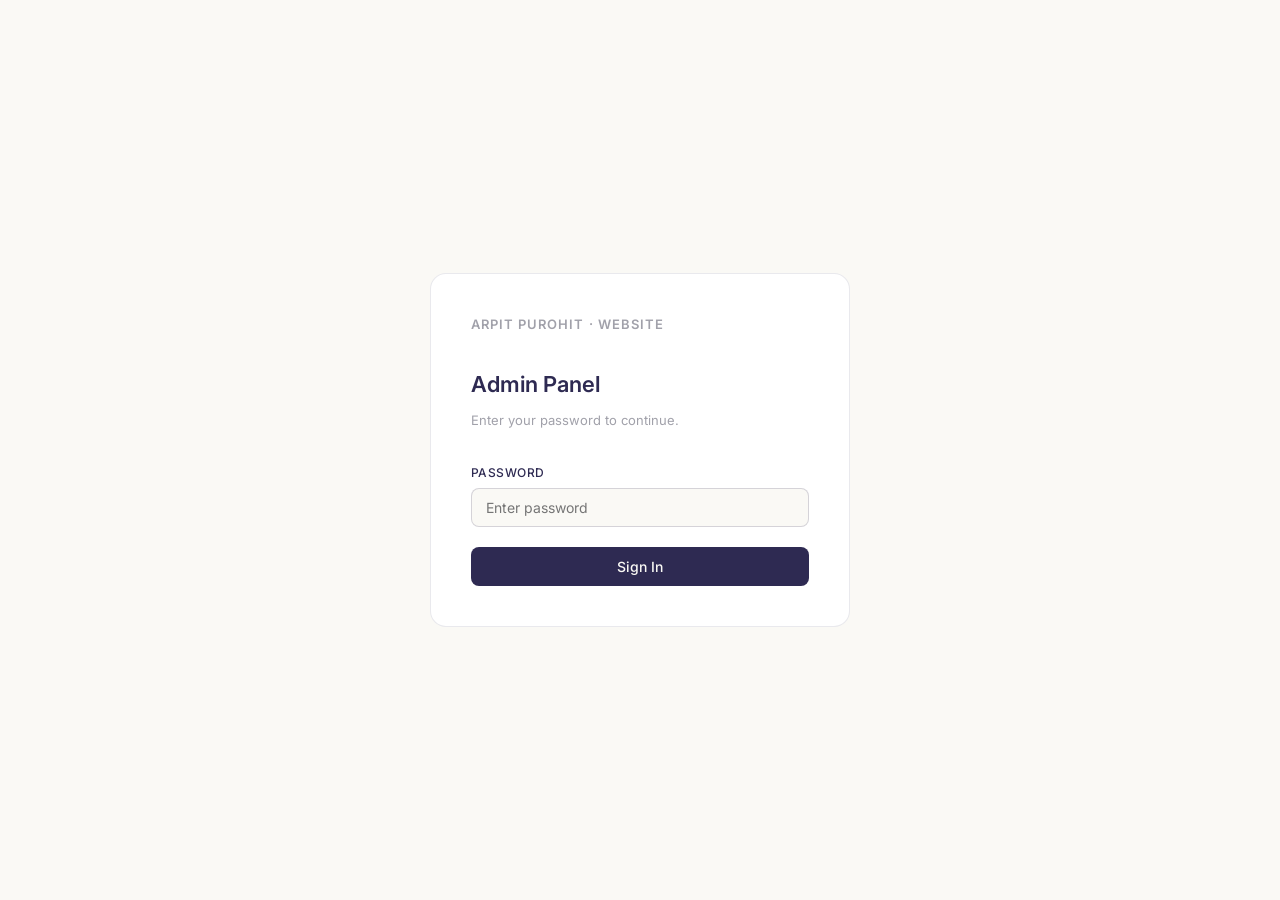
<file: admin.html>
<!DOCTYPE html>
<html lang="en">
<head>
  <meta charset="UTF-8"/>
  <meta name="viewport" content="width=device-width, initial-scale=1.0"/>
  <title>Admin — Arpit Purohit</title>
  <link rel="preconnect" href="https://fonts.googleapis.com">
  <link rel="preconnect" href="https://fonts.gstatic.com" crossorigin>
  <link href="https://fonts.googleapis.com/css2?family=Inter:wght@400;500;600&display=swap" rel="stylesheet">
  <style>
    *, *::before, *::after { margin: 0; padding: 0; box-sizing: border-box; }
    :root {
      --deep-violet:  #2E2A52;
      --dusty-violet: #8175DB;
      --lilac-mist:   #E8E5F9;
      --cream:        #FAF9F5;
      --stone:        #3F3F46;
      --mist-gray:    #A1A1AA;
      --red:          #DC2626;
      --green:        #16A34A;
      --max-w:        680px;
      --pad:          clamp(20px, 5vw, 48px);
    }
    html { scroll-behavior: smooth; }
    body {
      background: var(--cream);
      color: var(--stone);
      font-family: 'Inter', sans-serif;
      font-size: 15px;
      line-height: 1.6;
      -webkit-font-smoothing: antialiased;
      min-height: 100vh;
    }

    /* ── LOGIN SCREEN ── */
    #loginScreen {
      min-height: 100vh;
      display: flex; align-items: center; justify-content: center;
      padding: 32px var(--pad);
    }
    .login-box {
      width: 100%; max-width: 420px;
      background: white;
      border: 1px solid rgba(46,42,82,0.1);
      border-radius: 16px;
      padding: 40px;
    }
    .login-logo {
      font-family: 'Inter', sans-serif;
      font-size: 13px; font-weight: 600;
      color: var(--mist-gray);
      letter-spacing: 0.08em;
      text-transform: uppercase;
      margin-bottom: 32px;
    }
    .login-title {
      font-size: 22px; font-weight: 600;
      color: var(--deep-violet);
      margin-bottom: 8px;
    }
    .login-sub {
      font-size: 13px; color: var(--mist-gray);
      margin-bottom: 32px;
    }

    /* ── FORM ELEMENTS ── */
    .field { margin-bottom: 20px; }
    label {
      display: block;
      font-size: 12px; font-weight: 500;
      color: var(--deep-violet);
      letter-spacing: 0.04em;
      text-transform: uppercase;
      margin-bottom: 6px;
    }
    input[type=text], input[type=password], input[type=date],
    textarea, select {
      width: 100%;
      font-family: 'Inter', sans-serif;
      font-size: 14px;
      color: var(--stone);
      background: var(--cream);
      border: 1px solid rgba(46,42,82,0.18);
      border-radius: 8px;
      padding: 10px 14px;
      outline: none;
      transition: border-color 0.2s;
      appearance: none;
    }
    input[type=text]:focus, input[type=password]:focus,
    input[type=date]:focus, textarea:focus, select:focus {
      border-color: var(--dusty-violet);
    }
    textarea { resize: vertical; min-height: 120px; line-height: 1.6; }
    .hint { font-size: 11px; color: var(--mist-gray); margin-top: 4px; }

    /* ── BUTTONS ── */
    .btn {
      font-family: 'Inter', sans-serif;
      font-size: 14px; font-weight: 500;
      border: none; border-radius: 8px;
      padding: 11px 24px;
      cursor: pointer;
      transition: opacity 0.2s, transform 0.1s;
      display: inline-flex; align-items: center; gap: 8px;
    }
    .btn:active { transform: scale(0.98); }
    .btn-primary {
      background: var(--deep-violet); color: var(--cream);
      width: 100%;
      justify-content: center;
    }
    .btn-primary:hover { opacity: 0.88; }
    .btn-primary:disabled { opacity: 0.45; cursor: not-allowed; transform: none; }
    .btn-danger { background: #FEE2E2; color: var(--red); font-size: 13px; }
    .btn-danger:hover { background: #FCA5A5; }
    .btn-sm { padding: 7px 14px; font-size: 13px; }

    /* ── ADMIN LAYOUT ── */
    #adminScreen { display: none; }
    .admin-header {
      background: white;
      border-bottom: 1px solid rgba(46,42,82,0.1);
      padding: 0 var(--pad);
      position: sticky; top: 0; z-index: 50;
    }
    .admin-header-inner {
      max-width: calc(var(--max-w) + 200px);
      margin: 0 auto;
      height: 52px;
      display: flex; align-items: center; justify-content: space-between;
    }
    .admin-brand {
      font-size: 13px; font-weight: 600;
      color: var(--deep-violet);
      letter-spacing: 0.05em;
      text-transform: uppercase;
    }
    .admin-user {
      display: flex; align-items: center; gap: 12px;
      font-size: 13px; color: var(--mist-gray);
    }

    .admin-body {
      max-width: calc(var(--max-w) + 200px);
      margin: 0 auto;
      padding: 40px var(--pad);
      display: grid;
      grid-template-columns: 1fr 280px;
      gap: 32px;
      align-items: start;
    }
    @media (max-width: 720px) {
      .admin-body { grid-template-columns: 1fr; }
    }

    .form-card {
      background: white;
      border: 1px solid rgba(46,42,82,0.1);
      border-radius: 16px;
      padding: 32px;
    }
    .form-title {
      font-size: 18px; font-weight: 600;
      color: var(--deep-violet);
      margin-bottom: 24px;
      padding-bottom: 16px;
      border-bottom: 1px solid rgba(46,42,82,0.08);
    }
    .form-row { display: grid; grid-template-columns: 1fr 1fr; gap: 16px; }
    @media (max-width: 560px) { .form-row { grid-template-columns: 1fr; } }

    /* ── SIDEBAR ── */
    .sidebar { display: flex; flex-direction: column; gap: 16px; }
    .side-card {
      background: white;
      border: 1px solid rgba(46,42,82,0.1);
      border-radius: 16px;
      padding: 24px;
    }
    .side-title {
      font-size: 13px; font-weight: 600;
      color: var(--deep-violet);
      letter-spacing: 0.04em;
      text-transform: uppercase;
      margin-bottom: 16px;
    }

    /* ── STATUS ── */
    #statusBox {
      border-radius: 8px;
      padding: 12px 16px;
      font-size: 13px;
      display: none;
      margin-top: 20px;
    }
    #statusBox.success { background: #DCFCE7; color: var(--green); display: block; }
    #statusBox.error   { background: #FEE2E2; color: var(--red);   display: block; }
    #statusBox.loading { background: var(--lilac-mist); color: var(--dusty-violet); display: block; }

    /* ── POST COUNT ── */
    .stat { text-align: center; padding: 12px; }
    .stat-num { font-size: 28px; font-weight: 600; color: var(--deep-violet); }
    .stat-label { font-size: 12px; color: var(--mist-gray); margin-top: 2px; }

    /* ── RECENT POSTS LIST ── */
    .recent-list { list-style: none; }
    .recent-list li {
      font-size: 12px; color: var(--stone);
      padding: 6px 0;
      border-bottom: 1px solid rgba(46,42,82,0.06);
      line-height: 1.4;
    }
    .recent-list li:last-child { border-bottom: none; }
    .recent-date { color: var(--mist-gray); font-size: 11px; }

    /* ── TOKEN SETUP ── */
    .token-row { display: flex; gap: 8px; }
    .token-row input { flex: 1; font-family: monospace; font-size: 12px; }
    #tokenStatus { font-size: 11px; margin-top: 6px; }
    #tokenStatus.ok  { color: var(--green); }
    #tokenStatus.bad { color: var(--red); }

    /* ── SPINNER ── */
    .spinner {
      width: 14px; height: 14px;
      border: 2px solid rgba(250,249,245,0.4);
      border-top-color: var(--cream);
      border-radius: 50%;
      animation: spin 0.7s linear infinite;
      display: none;
    }
    @keyframes spin { to { transform: rotate(360deg); } }

    /* ── TABS ── */
    .admin-tabs {
      max-width: calc(var(--max-w) + 200px);
      margin: 0 auto;
      padding: 24px var(--pad) 0;
      display: flex;
      gap: 4px;
      border-bottom: 1px solid rgba(46,42,82,0.1);
    }
    .tab-btn {
      font-family: 'Inter', sans-serif;
      font-size: 13px; font-weight: 500;
      color: var(--mist-gray);
      background: none;
      border: none;
      border-bottom: 2px solid transparent;
      padding: 8px 18px 12px;
      cursor: pointer;
      transition: color 0.2s, border-color 0.2s;
      margin-bottom: -1px;
    }
    .tab-btn:hover { color: var(--deep-violet); }
    .tab-btn.active {
      color: var(--deep-violet);
      border-bottom-color: var(--dusty-violet);
      font-weight: 600;
    }

    /* ── RESOURCE STATUS ── */
    #rStatusBox {
      border-radius: 8px;
      padding: 12px 16px;
      font-size: 13px;
      display: none;
      margin-top: 20px;
    }
    #rStatusBox.success { background: #DCFCE7; color: var(--green); display: block; }
    #rStatusBox.error   { background: #FEE2E2; color: var(--red);   display: block; }
    #rStatusBox.loading { background: var(--lilac-mist); color: var(--dusty-violet); display: block; }

    /* Resource count sidebar */
    .stat-num-sm { font-size: 22px; font-weight: 600; color: var(--deep-violet); }

    /* Toggle helper */
    .tab-panel { display: none; }
    .tab-panel.active { display: block; }
  </style>
</head>
<body>

<!-- ══════════════ LOGIN SCREEN ══════════════ -->
<div id="loginScreen">
  <div class="login-box">
    <div class="login-logo">Arpit Purohit · Website</div>
    <div class="login-title">Admin Panel</div>
    <div class="login-sub">Enter your password to continue.</div>
    <div class="field">
      <label for="loginPass">Password</label>
      <input type="password" id="loginPass" placeholder="Enter password" autocomplete="current-password"/>
    </div>
    <button class="btn btn-primary" onclick="doLogin()">Sign In</button>
    <div id="loginError" style="color:var(--red);font-size:12px;margin-top:12px;display:none;">Incorrect password.</div>
  </div>
</div>

<!-- ══════════════ ADMIN SCREEN ══════════════ -->
<div id="adminScreen">

  <header class="admin-header">
    <div class="admin-header-inner">
      <span class="admin-brand">Admin Panel</span>
      <div class="admin-user">
        <span id="repoLabel" style="font-size:12px;"></span>
        <button class="btn btn-danger btn-sm" onclick="doLogout()">Sign Out</button>
      </div>
    </div>
  </header>

  <!-- ── TABS ── -->
  <div class="admin-tabs">
    <button class="tab-btn active" id="tabPosts" onclick="switchTab('posts')">📝  Add Post</button>
    <button class="tab-btn" id="tabResources" onclick="switchTab('resources')">📦  Add Resource</button>
  </div>

  <!-- ══ TAB: POSTS ══ -->
  <div class="tab-panel active" id="panelPosts">
  <div class="admin-body">

    <!-- ── MAIN FORM ── -->
    <div>
      <div class="form-card">
        <div class="form-title">Add New Post</div>

        <div class="field">
          <label for="fTitle">Post Title *</label>
          <input type="text" id="fTitle" placeholder="e.g. Why most GTM strategies fail"/>
        </div>

        <div class="form-row">
          <div class="field">
            <label for="fDate">Date *</label>
            <input type="date" id="fDate"/>
          </div>
          <div class="field">
            <label for="fTop">Top Post?</label>
            <select id="fTop">
              <option value="No">No</option>
              <option value="Yes">Yes</option>
            </select>
          </div>
        </div>

        <div class="field">
          <label for="fLinkedin">LinkedIn URL</label>
          <input type="text" id="fLinkedin" placeholder="https://linkedin.com/posts/..."/>
        </div>

        <div class="field">
          <label for="fTags">Tags</label>
          <input type="text" id="fTags" placeholder="GTM Strategy, SaaS, Positioning"/>
          <div class="hint">Comma-separated. Match existing tags exactly for filters to work.</div>
        </div>

        <div class="field">
          <label for="fImage">Image Filename</label>
          <input type="text" id="fImage" placeholder="images/my-image.webp"/>
          <div class="hint">Leave blank if no image. Upload the image file to GitHub first.</div>
        </div>

        <div class="field">
          <label for="fBody">Post Body</label>
          <textarea id="fBody" rows="8" placeholder="Paste your full post text here..."></textarea>
        </div>

        <button class="btn btn-primary" id="submitBtn" onclick="submitPost()">
          <span class="spinner" id="submitSpinner"></span>
          <span id="submitLabel">Publish Post</span>
        </button>

        <div id="statusBox"></div>
      </div>
    </div>

    <!-- ── SIDEBAR ── -->
    <div class="sidebar">

      <!-- GitHub Token -->
      <div class="side-card">
        <div class="side-title">GitHub Token</div>
        <div class="field" style="margin-bottom:8px;">
          <div class="token-row">
            <input type="password" id="ghToken" placeholder="ghp_..." autocomplete="off"/>
            <button class="btn btn-sm" style="background:var(--lilac-mist);color:var(--deep-violet);white-space:nowrap;" onclick="saveToken()">Save</button>
          </div>
          <div id="tokenStatus"></div>
        </div>
        <div class="hint">Token is stored only in your browser (sessionStorage). Never saved publicly.</div>
      </div>

      <!-- Stats -->
      <div class="side-card">
        <div class="side-title">Posts</div>
        <div class="stat">
          <div class="stat-num" id="postCount">—</div>
          <div class="stat-label">Total posts in posts.json</div>
        </div>
      </div>

      <!-- Recent posts -->
      <div class="side-card">
        <div class="side-title">Recent Posts</div>
        <ul class="recent-list" id="recentList">
          <li style="color:var(--mist-gray);font-size:12px;">Loading...</li>
        </ul>
      </div>

    </div>
  </div>
  </div><!-- /panelPosts -->

  <!-- ══ TAB: RESOURCES ══ -->
  <div class="tab-panel" id="panelResources">
  <div class="admin-body">

    <!-- ── RESOURCE FORM ── -->
    <div>
      <div class="form-card">
        <div class="form-title">Add New Resource</div>

        <div class="field">
          <label for="rTitle">Resource Title *</label>
          <input type="text" id="rTitle" placeholder="e.g. Positioning Canvas Template"/>
        </div>

        <div class="field">
          <label for="rHook">Hook Line *</label>
          <input type="text" id="rHook" placeholder="e.g. Lock your positioning before writing a single word of copy."/>
          <div class="hint">The punchy one-liner shown in the cream section of the card. Make it outcome-focused.</div>
        </div>

        <div class="field">
          <label for="rDescription">Description *</label>
          <textarea id="rDescription" rows="4" placeholder="Short description shown on hover — 1-2 sentences explaining what this resource helps with."></textarea>
        </div>

        <div class="form-row">
          <div class="field">
            <label for="rTag">Tag / Label *</label>
            <input type="text" id="rTag" placeholder="e.g. Template, eBook, Course, 1:1 Call"/>
            <div class="hint">Shown as the badge on the card. Keep it short — 1-2 words.</div>
          </div>
          <div class="field">
            <label for="rPrice">Price (optional)</label>
            <input type="text" id="rPrice" placeholder="e.g. $49 or Free"/>
            <div class="hint">Shown inside the card on hover. Leave blank to hide.</div>
          </div>
        </div>

        <div class="field">
          <label for="rLink">Download / Purchase Link *</label>
          <input type="text" id="rLink" placeholder="https://..."/>
          <div class="hint">The URL people go to when they click the card.</div>
        </div>

        <button class="btn btn-primary" id="rSubmitBtn" onclick="submitResource()">
          <span class="spinner" id="rSubmitSpinner"></span>
          <span id="rSubmitLabel">Publish Resource</span>
        </button>

        <div id="rStatusBox"></div>
      </div>
    </div>

    <!-- ── SIDEBAR ── -->
    <div class="sidebar">

      <!-- GitHub Token (shared) -->
      <div class="side-card">
        <div class="side-title">GitHub Token</div>
        <div class="hint" style="margin-bottom:8px;">Uses the same token saved in the Posts tab.</div>
        <div id="rTokenStatus" style="font-size:12px;color:var(--mist-gray);"></div>
      </div>

      <!-- Resource count -->
      <div class="side-card">
        <div class="side-title">Resources</div>
        <div class="stat">
          <div class="stat-num" id="resourceCount">—</div>
          <div class="stat-label">Total resources in resources.json</div>
        </div>
      </div>

      <!-- Recent resources list -->
      <div class="side-card">
        <div class="side-title">Current Resources</div>
        <ul class="recent-list" id="recentResourceList">
          <li style="color:var(--mist-gray);font-size:12px;">Loading...</li>
        </ul>
      </div>

    </div>
  </div>
  </div><!-- /panelResources -->

</div><!-- /adminScreen -->

<script>
// ── CONFIG — edit these two lines ──────────────────────────────
const REPO_OWNER = 'arpitpurohit57';
const REPO_NAME  = 'arpitpurohit57.github.io';
const POSTS_FILE = 'posts.json';
const PASSWORD   = 'arpitp2026'; // change this to whatever you want
// ───────────────────────────────────────────────────────────────

let cachedPosts = [];
let fileSHA = '';

// ── LOGIN ──
function doLogin() {
  const val = document.getElementById('loginPass').value;
  if (val === PASSWORD) {
    sessionStorage.setItem('ap_admin', '1');
    document.getElementById('loginScreen').style.display = 'none';
    document.getElementById('adminScreen').style.display = 'block';
    document.getElementById('repoLabel').textContent = `${REPO_OWNER}/${REPO_NAME}`;
    // Set today's date
    document.getElementById('fDate').value = new Date().toISOString().split('T')[0];
    // Load saved token
    const saved = sessionStorage.getItem('ap_gh_token');
    if (saved) {
      document.getElementById('ghToken').value = saved;
      loadPosts();
    }
  } else {
    document.getElementById('loginError').style.display = 'block';
  }
}

function doLogout() {
  sessionStorage.removeItem('ap_admin');
  sessionStorage.removeItem('ap_gh_token');
  document.getElementById('adminScreen').style.display = 'none';
  document.getElementById('loginScreen').style.display = 'flex';
  document.getElementById('loginPass').value = '';
}

// Auto-restore session
window.addEventListener('DOMContentLoaded', () => {
  if (sessionStorage.getItem('ap_admin') === '1') {
    document.getElementById('loginScreen').style.display = 'none';
    document.getElementById('adminScreen').style.display = 'block';
    document.getElementById('repoLabel').textContent = `${REPO_OWNER}/${REPO_NAME}`;
    document.getElementById('fDate').value = new Date().toISOString().split('T')[0];
    const saved = sessionStorage.getItem('ap_gh_token');
    if (saved) { document.getElementById('ghToken').value = saved; loadPosts(); }
  }
  document.getElementById('loginPass').addEventListener('keydown', e => {
    if (e.key === 'Enter') doLogin();
  });
});

// ── TOKEN ──
function saveToken() {
  const t = document.getElementById('ghToken').value.trim();
  if (!t.startsWith('ghp_') && !t.startsWith('github_pat_')) {
    setTokenStatus('Doesn\'t look like a valid token (should start with ghp_)', false);
    return;
  }
  sessionStorage.setItem('ap_gh_token', t);
  setTokenStatus('Token saved ✓', true);
  loadPosts();
}

function setTokenStatus(msg, ok) {
  const el = document.getElementById('tokenStatus');
  el.textContent = msg;
  el.className = ok ? 'ok' : 'bad';
}

function getToken() {
  return sessionStorage.getItem('ap_gh_token') || '';
}

// ── LOAD POSTS FROM GITHUB ──
async function loadPosts() {
  const token = getToken();
  if (!token) return;
  try {
    const res = await fetch(
      `https://api.github.com/repos/${REPO_OWNER}/${REPO_NAME}/contents/${POSTS_FILE}`,
      { headers: { Authorization: `token ${token}`, Accept: 'application/vnd.github.v3+json' } }
    );
    if (!res.ok) { setTokenStatus('Token error — check permissions', false); return; }
    const data = await res.json();
    fileSHA = data.sha;
    cachedPosts = JSON.parse(atob(data.content.replace(/\n/g, '')));
    cachedPosts.sort((a, b) => new Date(b.Date) - new Date(a.Date));
    updateSidebar();
    setTokenStatus('Connected ✓', true);
  } catch(e) {
    setTokenStatus('Failed to load posts.json', false);
  }
}

function updateSidebar() {
  document.getElementById('postCount').textContent = cachedPosts.length;
  const list = document.getElementById('recentList');
  const recent = cachedPosts.slice(0, 7);
  list.innerHTML = recent.map(p => `
    <li>
      <div>${p['Post Title'] || 'Untitled'}</div>
      <div class="recent-date">${p.Date || ''}</div>
    </li>`).join('');
}

// ── SUBMIT NEW POST ──
async function submitPost() {
  const token = getToken();
  if (!token) { showStatus('Please save your GitHub token first.', 'error'); return; }

  const title = document.getElementById('fTitle').value.trim();
  const date  = document.getElementById('fDate').value.trim();
  if (!title) { showStatus('Post title is required.', 'error'); return; }
  if (!date)  { showStatus('Date is required.', 'error'); return; }

  // Check for duplicate
  const isDuplicate = cachedPosts.some(p => (p['Post Title'] || '').toLowerCase() === title.toLowerCase());
  if (isDuplicate) {
    showStatus('A post with this title already exists. Change the title slightly.', 'error');
    return;
  }

  const newPost = {
    'Post Title':           title,
    'Date':                 date,
    'LinkedIn URL':         document.getElementById('fLinkedin').value.trim(),
    'Tags':                 document.getElementById('fTags').value.trim(),
    'Is it a "Top" post?':  document.getElementById('fTop').value,
    'Body':                 document.getElementById('fBody').value.trim(),
    'Image URL':            document.getElementById('fImage').value.trim(),
  };

  setLoading(true);
  showStatus('Publishing post…', 'loading');

  // Re-fetch current SHA to avoid conflicts
  try {
    const check = await fetch(
      `https://api.github.com/repos/${REPO_OWNER}/${REPO_NAME}/contents/${POSTS_FILE}`,
      { headers: { Authorization: `token ${token}` } }
    );
    const checkData = await check.json();
    fileSHA = checkData.sha;
    const currentPosts = JSON.parse(atob(checkData.content.replace(/\n/g, '')));
    const updatedPosts = [newPost, ...currentPosts];
    const newContent = btoa(unescape(encodeURIComponent(JSON.stringify(updatedPosts, null, 2))));

    const putRes = await fetch(
      `https://api.github.com/repos/${REPO_OWNER}/${REPO_NAME}/contents/${POSTS_FILE}`,
      {
        method: 'PUT',
        headers: {
          Authorization: `token ${token}`,
          'Content-Type': 'application/json',
          Accept: 'application/vnd.github.v3+json',
        },
        body: JSON.stringify({
          message: `Add post: ${title}`,
          content: newContent,
          sha: fileSHA,
        }),
      }
    );

    if (putRes.ok) {
      showStatus('✓ Post published! Your site will update in ~30 seconds.', 'success');
      clearForm();
      cachedPosts = updatedPosts.sort((a, b) => new Date(b.Date) - new Date(a.Date));
      updateSidebar();
    } else {
      const err = await putRes.json();
      showStatus(`GitHub error: ${err.message}`, 'error');
    }
  } catch(e) {
    showStatus(`Error: ${e.message}`, 'error');
  }

  setLoading(false);
}

function setLoading(on) {
  document.getElementById('submitBtn').disabled = on;
  document.getElementById('submitSpinner').style.display = on ? 'block' : 'none';
  document.getElementById('submitLabel').textContent = on ? 'Publishing…' : 'Publish Post';
}

function showStatus(msg, type) {
  const el = document.getElementById('statusBox');
  el.textContent = msg;
  el.className = type;
}

function clearForm() {
  document.getElementById('fTitle').value = '';
  document.getElementById('fLinkedin').value = '';
  document.getElementById('fTags').value = '';
  document.getElementById('fImage').value = '';
  document.getElementById('fBody').value = '';
  document.getElementById('fTop').value = 'No';
  document.getElementById('fDate').value = new Date().toISOString().split('T')[0];
}

// ── TABS ──
function switchTab(tab) {
  document.getElementById('panelPosts').classList.toggle('active', tab === 'posts');
  document.getElementById('panelResources').classList.toggle('active', tab === 'resources');
  document.getElementById('tabPosts').classList.toggle('active', tab === 'posts');
  document.getElementById('tabResources').classList.toggle('active', tab === 'resources');
  if (tab === 'resources') loadResources();
}

// ── RESOURCE DATA ──
const RESOURCES_FILE = 'resources.json';
let cachedResources = [];
let resourcesSHA = '';

async function loadResources() {
  const token = getToken();
  const statusEl = document.getElementById('rTokenStatus');
  if (!token) {
    if (statusEl) statusEl.textContent = 'No token saved — go to Add Post tab to enter it.';
    return;
  }
  if (statusEl) statusEl.textContent = 'Loading...';
  try {
    const res = await fetch(
      `https://api.github.com/repos/${REPO_OWNER}/${REPO_NAME}/contents/${RESOURCES_FILE}`,
      { headers: { Authorization: `token ${token}`, Accept: 'application/vnd.github.v3+json' } }
    );
    if (res.status === 404) {
      // File doesn't exist yet — that's fine
      cachedResources = [];
      resourcesSHA = '';
      updateResourceSidebar();
      if (statusEl) statusEl.textContent = 'resources.json not found — will be created on first publish.';
      return;
    }
    if (!res.ok) { if (statusEl) statusEl.textContent = 'Token error — check permissions.'; return; }
    const data = await res.json();
    resourcesSHA = data.sha;
    cachedResources = JSON.parse(atob(data.content.replace(/\n/g, '')));
    updateResourceSidebar();
    if (statusEl) statusEl.textContent = 'Connected ✓';
  } catch(e) {
    if (statusEl) statusEl.textContent = 'Failed to load resources.json';
  }
}

function updateResourceSidebar() {
  document.getElementById('resourceCount').textContent = cachedResources.length;
  const list = document.getElementById('recentResourceList');
  if (!cachedResources.length) {
    list.innerHTML = '<li style="color:var(--mist-gray);font-size:12px;">No resources yet.</li>';
    return;
  }
  list.innerHTML = cachedResources.map(r => `
    <li>
      <div>${r.title || 'Untitled'}</div>
      <div class="recent-date">${r.tag || ''} ${r.price ? '· ' + r.price : ''}</div>
      ${r.hook ? `<div class="recent-date" style="font-style:italic;margin-top:2px;">"${r.hook}"</div>` : ''}
    </li>`).join('');
}

async function submitResource() {
  const token = getToken();
  if (!token) { showRStatus('Please save your GitHub token in the Add Post tab first.', 'error'); return; }

  const title = document.getElementById('rTitle').value.trim();
  const hook  = document.getElementById('rHook').value.trim();
  const desc  = document.getElementById('rDescription').value.trim();
  const link  = document.getElementById('rLink').value.trim();
  const tag   = document.getElementById('rTag').value.trim();
  const price = document.getElementById('rPrice').value.trim();

  if (!title) { showRStatus('Resource title is required.', 'error'); return; }
  if (!hook)  { showRStatus('Hook line is required.', 'error'); return; }
  if (!tag)   { showRStatus('Tag / label is required.', 'error'); return; }
  if (!desc)  { showRStatus('Description is required.', 'error'); return; }
  if (!link)  { showRStatus('Download / purchase link is required.', 'error'); return; }

  const newResource = { title, hook, description: desc, tag, link };
  if (price) newResource.price = price;

  setRLoading(true);
  showRStatus('Publishing resource…', 'loading');

  try {
    // Try fetching current file to get SHA
    let currentResources = [];
    let sha = '';
    const check = await fetch(
      `https://api.github.com/repos/${REPO_OWNER}/${REPO_NAME}/contents/${RESOURCES_FILE}`,
      { headers: { Authorization: `token ${token}` } }
    );
    if (check.ok) {
      const checkData = await check.json();
      sha = checkData.sha;
      currentResources = JSON.parse(atob(checkData.content.replace(/\n/g, '')));
    }

    const updatedResources = [...currentResources, newResource];
    const newContent = btoa(unescape(encodeURIComponent(JSON.stringify(updatedResources, null, 2))));

    const body = { message: `Add resource: ${title}`, content: newContent };
    if (sha) body.sha = sha;

    const putRes = await fetch(
      `https://api.github.com/repos/${REPO_OWNER}/${REPO_NAME}/contents/${RESOURCES_FILE}`,
      {
        method: 'PUT',
        headers: {
          Authorization: `token ${token}`,
          'Content-Type': 'application/json',
          Accept: 'application/vnd.github.v3+json',
        },
        body: JSON.stringify(body),
      }
    );

    if (putRes.ok) {
      showRStatus('✓ Resource published! Your site will update in ~30 seconds.', 'success');
      clearResourceForm();
      cachedResources = updatedResources;
      updateResourceSidebar();
    } else {
      const err = await putRes.json();
      showRStatus(`GitHub error: ${err.message}`, 'error');
    }
  } catch(e) {
    showRStatus(`Error: ${e.message}`, 'error');
  }
  setRLoading(false);
}

function setRLoading(on) {
  document.getElementById('rSubmitBtn').disabled = on;
  document.getElementById('rSubmitSpinner').style.display = on ? 'block' : 'none';
  document.getElementById('rSubmitLabel').textContent = on ? 'Publishing…' : 'Publish Resource';
}

function showRStatus(msg, type) {
  const el = document.getElementById('rStatusBox');
  el.textContent = msg;
  el.className = type;
}

function clearResourceForm() {
  document.getElementById('rTitle').value = '';
  document.getElementById('rHook').value = '';
  document.getElementById('rDescription').value = '';
  document.getElementById('rLink').value = '';
  document.getElementById('rTag').value = '';
  document.getElementById('rPrice').value = '';
}
</script>
</body>
</html>
</file>
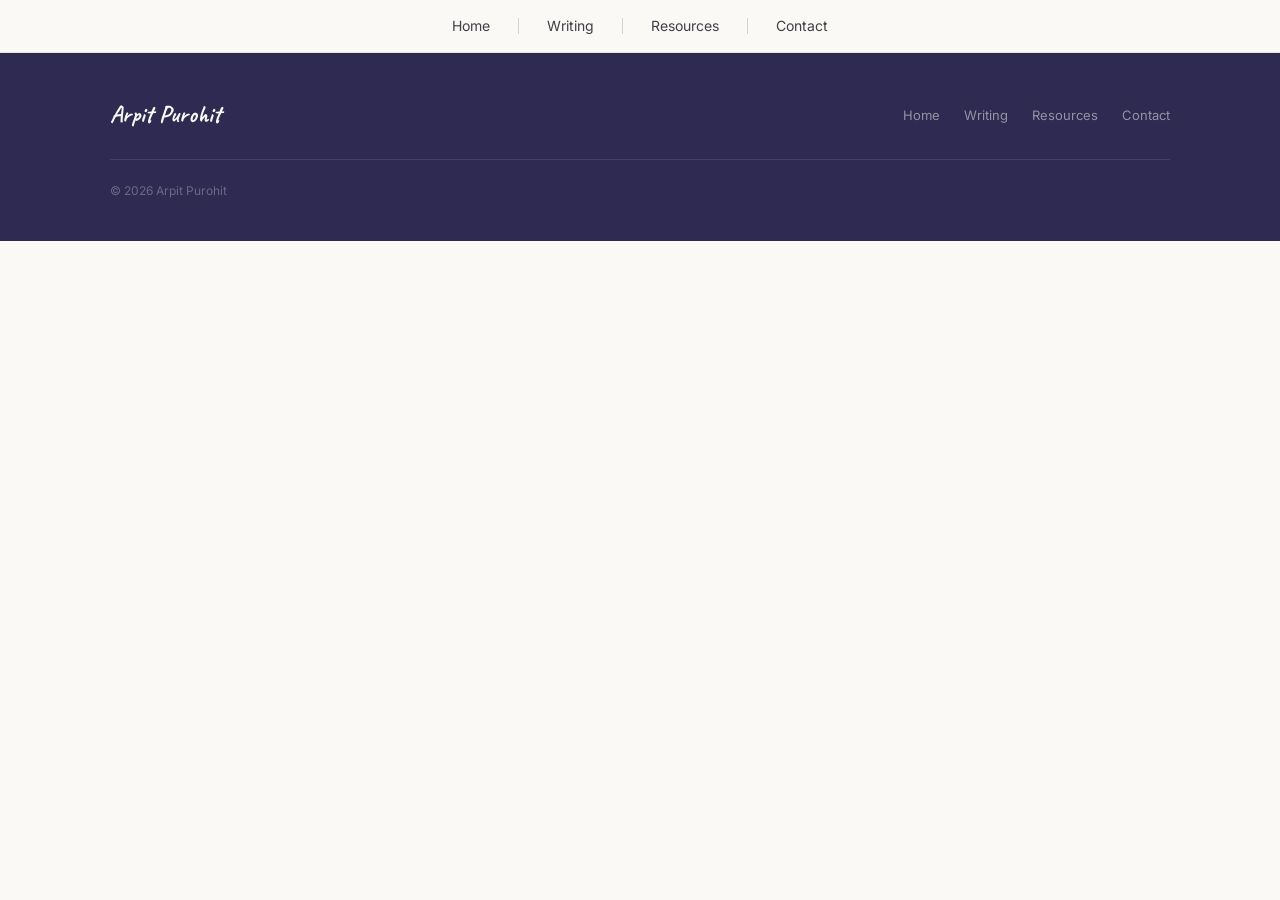
<file: resource.html>
<!DOCTYPE html>
<html lang="en">
<head>
  <meta charset="UTF-8"/>
  <meta name="viewport" content="width=device-width, initial-scale=1.0"/>
  <title>Resource — Arpit Purohit</title>
  <link rel="preconnect" href="https://fonts.googleapis.com">
  <link rel="preconnect" href="https://fonts.gstatic.com" crossorigin>
  <link href="https://fonts.googleapis.com/css2?family=Fraunces:ital,opsz,wght@0,9..144,300;0,9..144,400;0,9..144,500;0,9..144,600;1,9..144,400;1,9..144,500&family=Caveat:wght@400;700&family=Inter:wght@300;400;500;600&display=swap" rel="stylesheet">
  <style>
    *, *::before, *::after { margin: 0; padding: 0; box-sizing: border-box; }

    :root {
      --deep-violet:  #2E2A52;
      --dusty-violet: #8175DB;
      --lilac-mist:   #E8E5F9;
      --cream:        #FAF9F5;
      --stone:        #3F3F46;
      --mist-gray:    #A1A1AA;
      --red:          #DC2626;
      --green:        #16A34A;
      --ff-caveat:    'Caveat', cursive;
      --ff-display:   'Fraunces', serif;
      --ff-body:      'Inter', sans-serif;
      --max-w:        1060px;
      --pad:          clamp(20px, 5vw, 48px);
    }

    html { scroll-behavior: smooth; }
    body {
      background: var(--cream);
      color: var(--stone);
      font-family: var(--ff-body);
      font-size: 16px;
      line-height: 1.75;
      -webkit-font-smoothing: antialiased;
      min-height: 100vh;
    }

    /* ── NAV (matches the rest of the site) ── */
    .site-nav {
      position: sticky;
      top: 0;
      z-index: 100;
      background: var(--cream);
      border-bottom: 1px solid rgba(46,42,82,0.1);
    }
    .nav-inner {
      max-width: var(--max-w);
      margin: 0 auto;
      padding: 0 var(--pad);
      height: 52px;
      display: flex;
      align-items: center;
      justify-content: center;
    }
    .nav-links { display: flex; list-style: none; align-items: center; }
    .nav-divider { width: 1px; height: 16px; background: rgba(46,42,82,0.18); flex-shrink: 0; }
    .nav-links li a {
      display: block;
      font-family: var(--ff-body);
      font-size: 14px;
      font-weight: 400;
      color: var(--stone);
      text-decoration: none;
      padding: 0 28px;
      height: 52px;
      line-height: 52px;
      transition: color 0.2s;
    }
    .nav-links li a:hover,
    .nav-links li a.active { color: var(--dusty-violet); }

    /* ── BREADCRUMB ── */
    .breadcrumb {
      max-width: var(--max-w);
      margin: 0 auto;
      padding: 28px var(--pad) 0;
      font-size: 13px;
      color: var(--mist-gray);
    }
    .breadcrumb a {
      color: var(--mist-gray);
      text-decoration: none;
      transition: color .2s;
    }
    .breadcrumb a:hover { color: var(--deep-violet); }
    .breadcrumb .sep { margin: 0 8px; opacity: .5; }

    /* ── MAIN LAYOUT ── */
    .resource-page {
      max-width: var(--max-w);
      margin: 0 auto;
      padding: clamp(40px, 6vw, 72px) var(--pad) clamp(72px, 10vw, 120px);
      display: grid;
      grid-template-columns: minmax(280px, 380px) 1fr;
      gap: clamp(40px, 6vw, 80px);
      align-items: center;
    }

    /* ── BOOK COVER (LEFT) ── */
    .book-wrap {
      perspective: 1400px;
      display: flex;
      justify-content: center;
    }
    .book {
      position: relative;
      width: 100%;
      max-width: 340px;
      aspect-ratio: 7 / 10;
      transform: rotateY(-8deg) rotateX(2deg);
      transform-style: preserve-3d;
      transition: transform .6s cubic-bezier(0.25, 0.46, 0.45, 0.94);
      filter: drop-shadow(20px 30px 40px rgba(46,42,82,0.28));
    }
    .book:hover { transform: rotateY(-4deg) rotateX(1deg); }

    /* Front cover */
    .book-cover {
      position: absolute;
      inset: 0;
      background:
        radial-gradient(circle at 20% 20%, rgba(129,117,219,0.22) 0%, transparent 50%),
        radial-gradient(circle at 80% 80%, rgba(232,229,249,0.10) 0%, transparent 55%),
        linear-gradient(135deg, #34305c 0%, var(--deep-violet) 50%, #1f1c3d 100%);
      border-radius: 3px 8px 8px 3px;
      padding: clamp(24px, 4vw, 40px) clamp(22px, 3.5vw, 34px);
      display: flex;
      flex-direction: column;
      overflow: hidden;
    }
    /* Subtle paper texture overlay */
    .book-cover::before {
      content: '';
      position: absolute;
      inset: 0;
      background-image:
        repeating-linear-gradient(45deg, rgba(255,255,255,0.012) 0px, rgba(255,255,255,0.012) 1px, transparent 1px, transparent 3px);
      pointer-events: none;
      mix-blend-mode: overlay;
    }
    /* Decorative top frame */
    .book-cover::after {
      content: '';
      position: absolute;
      top: 18px;
      left: 18px;
      right: 18px;
      bottom: 18px;
      border: 1px solid rgba(232,229,249,0.18);
      border-radius: 2px;
      pointer-events: none;
    }

    /* Book spine — dark vertical strip on the left edge */
    .book-spine {
      position: absolute;
      top: 0;
      bottom: 0;
      left: -2px;
      width: 14px;
      background: linear-gradient(90deg, #1a1735 0%, #25224a 70%, rgba(0,0,0,0.4) 100%);
      border-radius: 3px 0 0 3px;
      box-shadow: inset -2px 0 4px rgba(0,0,0,0.3);
    }
    /* Page edges on the right */
    .book-pages {
      position: absolute;
      top: 4px;
      bottom: 4px;
      right: -3px;
      width: 6px;
      background: repeating-linear-gradient(
        to bottom,
        #F5F3ED 0px,
        #F5F3ED 1px,
        #E8E5DC 1px,
        #E8E5DC 2px
      );
      border-radius: 0 2px 2px 0;
      box-shadow: 1px 0 2px rgba(0,0,0,0.15);
    }

    /* TOP HALF: eyebrow + title */
    .book-top {
      flex: 1;
      display: flex;
      flex-direction: column;
      justify-content: center;
      text-align: center;
      position: relative;
      z-index: 1;
    }
    .book-eyebrow {
      font-family: var(--ff-body);
      font-size: 10px;
      font-weight: 500;
      letter-spacing: 2.4px;
      text-transform: uppercase;
      color: var(--dusty-violet);
      margin-bottom: 16px;
    }
    .book-title {
      font-family: var(--ff-display);
      font-weight: 500;
      font-size: clamp(22px, 3.4vw, 30px);
      line-height: 1.12;
      letter-spacing: -0.5px;
      color: var(--cream);
      /* Adjust hyphenation for long words */
      hyphens: auto;
      word-wrap: break-word;
    }
    .book-ornament {
      width: 36px;
      height: 1px;
      background: var(--dusty-violet);
      margin: 18px auto 0;
      opacity: .8;
    }

    /* BOTTOM HALF: author */
    .book-bottom {
      flex: 1;
      display: flex;
      flex-direction: column;
      justify-content: center;
      align-items: center;
      text-align: center;
      position: relative;
      z-index: 1;
    }
    .book-byline {
      font-family: var(--ff-body);
      font-size: 11px;
      font-weight: 400;
      font-style: italic;
      letter-spacing: 1px;
      color: rgba(232,229,249,0.55);
      margin-bottom: 6px;
    }
    .book-author {
      font-family: var(--ff-caveat);
      font-weight: 700;
      font-size: clamp(30px, 4.4vw, 40px);
      line-height: 1;
      color: var(--cream);
      letter-spacing: -0.5px;
    }

    /* ── RIGHT COLUMN ── */
    .resource-content {
      max-width: 460px;
    }
    .resource-eyebrow {
      display: inline-flex;
      align-items: center;
      gap: 10px;
      font-size: 11px;
      font-weight: 500;
      text-transform: uppercase;
      letter-spacing: 2px;
      color: var(--dusty-violet);
      margin-bottom: 16px;
    }
    .resource-eyebrow::after {
      content: '';
      width: 36px;
      height: 1.5px;
      background: var(--dusty-violet);
    }
    .resource-headline {
      font-family: var(--ff-display);
      font-weight: 500;
      font-size: clamp(28px, 3.6vw, 38px);
      line-height: 1.1;
      letter-spacing: -1px;
      color: var(--deep-violet);
      margin-bottom: 18px;
    }
    .resource-helper {
      font-size: 15px;
      color: var(--mist-gray);
      line-height: 1.7;
      margin-bottom: 32px;
    }

    /* ── FORM ── */
    .lead-form {
      display: flex;
      flex-direction: column;
      gap: 16px;
    }
    .field { display: flex; flex-direction: column; gap: 6px; }
    .field label {
      font-size: 12px;
      font-weight: 500;
      color: var(--deep-violet);
      letter-spacing: 0.04em;
      text-transform: uppercase;
    }
    .field input {
      width: 100%;
      font-family: var(--ff-body);
      font-size: 15px;
      color: var(--stone);
      background: white;
      border: 1px solid rgba(46,42,82,0.18);
      border-radius: 4px;
      padding: 12px 16px;
      outline: none;
      transition: border-color 0.2s, box-shadow 0.2s;
    }
    .field input:focus {
      border-color: var(--dusty-violet);
      box-shadow: 0 0 0 3px rgba(129,117,219,0.12);
    }
    .field input.invalid {
      border-color: var(--red);
      box-shadow: 0 0 0 3px rgba(220,38,38,0.08);
    }
    .field .error-text {
      font-size: 12px;
      color: var(--red);
      min-height: 0;
      height: 0;
      overflow: hidden;
      transition: height .2s ease, margin-top .2s ease;
    }
    .field .error-text.show {
      height: 16px;
      margin-top: 2px;
    }

    /* Buttons (matches _shared.css .btn pattern) */
    .btn {
      display: inline-flex;
      align-items: center;
      justify-content: center;
      gap: 10px;
      padding: 14px 28px;
      font-family: var(--ff-body);
      font-size: 12px;
      font-weight: 500;
      text-transform: uppercase;
      letter-spacing: 1.3px;
      text-decoration: none;
      border-radius: 2px;
      transition: transform .18s, background .18s, color .18s, border-color .18s, opacity .18s;
      cursor: pointer;
      border: none;
      width: 100%;
    }
    .btn:hover { transform: translateY(-2px); }
    .btn:disabled {
      cursor: not-allowed;
      opacity: .6;
      transform: none;
    }
    .btn-solid { background: var(--deep-violet); color: var(--cream); }
    .btn-solid:hover:not(:disabled) { background: #3d3870; }
    .btn-accent { background: var(--dusty-violet); color: var(--cream); }
    .btn-accent:hover:not(:disabled) { background: #6e62cc; }

    .submit-btn { margin-top: 8px; }
    .spinner {
      width: 14px; height: 14px;
      border-radius: 50%;
      border: 2px solid rgba(250,249,245,0.4);
      border-top-color: var(--cream);
      animation: spin .7s linear infinite;
      display: none;
    }
    .submit-btn.loading .spinner { display: inline-block; }
    .submit-btn.loading .btn-label { opacity: .7; }
    @keyframes spin { to { transform: rotate(360deg); } }

    .form-note {
      font-size: 12px;
      color: var(--mist-gray);
      margin-top: 4px;
      line-height: 1.5;
    }
    .form-error-banner {
      display: none;
      background: rgba(220,38,38,0.08);
      border: 1px solid rgba(220,38,38,0.2);
      color: var(--red);
      padding: 12px 14px;
      border-radius: 4px;
      font-size: 13px;
      line-height: 1.5;
      margin-top: 4px;
    }
    .form-error-banner.show { display: block; }

    /* ── SUCCESS STATE (Download UI) ── */
    .success-state {
      display: none;
      animation: fadeUp .55s ease both;
    }
    .success-state.show { display: block; }
    .success-eyebrow {
      display: inline-flex;
      align-items: center;
      gap: 10px;
      font-size: 11px;
      font-weight: 500;
      text-transform: uppercase;
      letter-spacing: 2px;
      color: var(--green);
      margin-bottom: 14px;
    }
    .success-eyebrow::before {
      content: '';
      display: inline-block;
      width: 16px;
      height: 16px;
      border-radius: 50%;
      background: var(--green);
      background-image: url("data:image/svg+xml;utf8,<svg xmlns='http://www.w3.org/2000/svg' viewBox='0 0 12 12'><path fill='none' stroke='white' stroke-width='1.8' stroke-linecap='round' stroke-linejoin='round' d='M2.5 6L5 8.5L9.5 3.5'/></svg>");
      background-size: 12px;
      background-position: center;
      background-repeat: no-repeat;
    }
    .success-title {
      font-family: var(--ff-display);
      font-weight: 500;
      font-size: clamp(22px, 2.6vw, 26px);
      color: var(--deep-violet);
      line-height: 1.2;
      letter-spacing: -0.5px;
      margin-bottom: 10px;
    }
    .success-sub {
      font-size: 14px;
      color: var(--mist-gray);
      line-height: 1.65;
      margin-bottom: 24px;
    }
    .download-btn .cta-arrow {
      width: 22px;
      height: 22px;
      display: inline-flex;
      align-items: center;
      justify-content: center;
    }
    .resubmit-link {
      display: inline-block;
      margin-top: 16px;
      font-size: 12px;
      color: var(--mist-gray);
      text-decoration: underline;
      background: none;
      border: none;
      cursor: pointer;
      font-family: var(--ff-body);
      padding: 0;
    }
    .resubmit-link:hover { color: var(--deep-violet); }

    /* ── ERROR STATE (invalid resource ID) ── */
    .error-state {
      display: none;
      max-width: var(--max-w);
      margin: 0 auto;
      padding: clamp(72px, 12vw, 140px) var(--pad);
      text-align: center;
    }
    .error-state.show { display: block; }
    .error-title {
      font-family: var(--ff-display);
      font-weight: 500;
      font-size: clamp(32px, 5vw, 48px);
      color: var(--deep-violet);
      letter-spacing: -1px;
      margin-bottom: 16px;
    }
    .error-text-msg {
      font-size: 16px;
      color: var(--mist-gray);
      max-width: 460px;
      margin: 0 auto 32px;
      line-height: 1.7;
    }
    .back-btn {
      display: inline-block;
      width: auto;
      padding: 14px 36px;
    }

    /* ── FOOTER ── */
    .site-footer {
      background: var(--deep-violet);
      padding: 40px var(--pad);
    }
    .footer-inner {
      max-width: var(--max-w);
      margin: 0 auto;
      display: flex;
      align-items: center;
      justify-content: space-between;
      flex-wrap: wrap;
      gap: 16px;
    }
    .footer-name {
      font-family: var(--ff-caveat);
      font-size: 24px;
      font-weight: 700;
      color: var(--cream);
      text-decoration: none;
    }
    .footer-links {
      display: flex;
      gap: 24px;
      list-style: none;
    }
    .footer-links a {
      font-size: 13px;
      color: rgba(250,249,245,0.5);
      text-decoration: none;
      transition: color 0.2s;
    }
    .footer-links a:hover { color: var(--cream); }
    .footer-copy {
      width: 100%;
      padding-top: 20px;
      margin-top: 8px;
      border-top: 1px solid rgba(250,249,245,0.1);
      font-size: 12px;
      color: rgba(250,249,245,0.3);
    }

    /* ── ANIMATIONS ── */
    @keyframes fadeUp {
      from { opacity: 0; transform: translateY(22px); }
      to   { opacity: 1; transform: translateY(0); }
    }
    .fu { animation: fadeUp .65s ease both; }
    .fu-1 { animation-delay: .08s; }
    .fu-2 { animation-delay: .20s; }
    .fu-3 { animation-delay: .32s; }

    /* ── RESPONSIVE ── */
    @media (max-width: 820px) {
      .resource-page {
        grid-template-columns: 1fr;
        gap: 48px;
        padding-top: 32px;
      }
      .book-wrap { max-width: 280px; margin: 0 auto; }
      .resource-content { max-width: 100%; }
    }
    @media (max-width: 480px) {
      .nav-links li a { padding: 0 16px; font-size: 13px; }
    }

    /* Loader state */
    .loading-state {
      max-width: var(--max-w);
      margin: 0 auto;
      padding: clamp(72px, 12vw, 140px) var(--pad);
      text-align: center;
      color: var(--mist-gray);
      font-size: 14px;
    }
    #loadingState.hide,
    #resourcePage.hide,
    #errorState.hide { display: none; }
  </style>
</head>
<body>

<!-- ── NAV ── -->
<nav class="site-nav">
  <div class="nav-inner">
    <ul class="nav-links">
      <li><a href="index.html">Home</a></li>
      <span class="nav-divider" aria-hidden="true"></span>
      <li><a href="writing.html">Writing</a></li>
      <span class="nav-divider" aria-hidden="true"></span>
      <li><a href="resources.html">Resources</a></li>
      <span class="nav-divider" aria-hidden="true"></span>
      <li><a href="contact.html">Contact</a></li>
    </ul>
  </div>
</nav>

<!-- ── LOADING (very brief, while we parse URL) ── -->
<div id="loadingState" class="loading-state">Loading…</div>

<!-- ── ERROR STATE (invalid / missing resource) ── -->
<section id="errorState" class="error-state hide">
  <h1 class="error-title">Resource not found</h1>
  <p class="error-text-msg">The resource you're looking for doesn't exist or the link is broken. Head back to the resources page to find what you need.</p>
  <a href="resources.html" class="btn btn-solid back-btn">Back to Resources</a>
</section>

<!-- ── MAIN PAGE ── -->
<main id="resourcePage" class="hide">

  <nav class="breadcrumb" aria-label="Breadcrumb">
    <a href="resources.html">Resources</a>
    <span class="sep">/</span>
    <span id="breadcrumbCurrent">…</span>
  </nav>

  <section class="resource-page">

    <!-- LEFT: BOOK COVER -->
    <div class="book-wrap fu fu-1">
      <div class="book" aria-hidden="true">
        <span class="book-spine"></span>
        <span class="book-pages"></span>
        <div class="book-cover">
          <div class="book-top">
            <div class="book-eyebrow" id="bookEyebrow">Resource</div>
            <h2 class="book-title" id="bookTitle">Loading…</h2>
            <div class="book-ornament"></div>
          </div>
          <div class="book-bottom">
            <div class="book-byline">by</div>
            <div class="book-author">Arpit Purohit</div>
          </div>
        </div>
      </div>
    </div>

    <!-- RIGHT: FORM / SUCCESS -->
    <div class="resource-content">

      <!-- Default state: form -->
      <div id="formState">
        <div class="resource-eyebrow fu fu-1" id="resourceType">Resource</div>
        <h1 class="resource-headline fu fu-2" id="resourceHeadline">Loading…</h1>
        <p class="resource-helper fu fu-2">Enter your details below and we'll send the file straight to your screen.</p>

        <form class="lead-form fu fu-3" id="leadForm" novalidate>
          <div class="field">
            <label for="name">Your name</label>
            <input type="text" id="name" name="name" autocomplete="name" required maxlength="100" />
            <span class="error-text" id="nameError">Please enter your name.</span>
          </div>

          <div class="field">
            <label for="email">Email address</label>
            <input type="email" id="email" name="email" autocomplete="email" required maxlength="200" />
            <span class="error-text" id="emailError">Please enter a valid email address.</span>
          </div>

          <div class="field">
            <label for="jobTitle">Job title</label>
            <input type="text" id="jobTitle" name="jobTitle" autocomplete="organization-title" required maxlength="100" />
            <span class="error-text" id="jobTitleError">Please enter your job title.</span>
          </div>

          <button type="submit" class="btn btn-solid submit-btn" id="submitBtn">
            <span class="btn-label">Get the resource</span>
            <span class="spinner" aria-hidden="true"></span>
          </button>

          <div class="form-error-banner" id="formErrorBanner" role="alert"></div>

          <p class="form-note">No spam — your details are used only to deliver this resource and the occasional update.</p>
        </form>
      </div>

      <!-- Success state -->
      <div id="successState" class="success-state" role="region" aria-live="polite">
        <div class="success-eyebrow">Ready to go</div>
        <h1 class="success-title" id="successTitle">You're in!</h1>
        <p class="success-sub" id="successSub">Tap the button below to download your file. We've also got it on file in case you need a re-send.</p>

        <a id="downloadBtn" class="btn btn-accent download-btn" download>
          <span class="btn-label" id="downloadLabel">Download</span>
          <span class="cta-arrow" aria-hidden="true">
            <svg width="14" height="14" viewBox="0 0 14 14" fill="none">
              <path d="M7 2V11M7 11L3 7M7 11L11 7" stroke="currentColor" stroke-width="1.8" stroke-linecap="round" stroke-linejoin="round"/>
            </svg>
          </span>
        </a>

        <button type="button" class="resubmit-link" id="resubmitLink">Use a different email</button>
      </div>

    </div>

  </section>

</main>

<!-- FOOTER -->
<footer class="site-footer">
  <div class="footer-inner">
    <a href="index.html" class="footer-name">Arpit Purohit</a>
    <ul class="footer-links">
      <li><a href="index.html">Home</a></li>
      <li><a href="writing.html">Writing</a></li>
      <li><a href="resources.html">Resources</a></li>
      <li><a href="contact.html">Contact</a></li>
    </ul>
    <div class="footer-copy">© 2026 Arpit Purohit </div>
  </div>
</footer>

<script>
/* ============================================
   RESOURCE PAGE LOGIC
   ============================================
   How a visitor experiences this page:
   1. Lands here via ?id=<slug> from a card on resources.html
   2. Page fetches resources.json (managed via admin.html)
   3. Finds the resource whose slugified title matches the URL id
   4. Shows book cover (title + "by Arpit Purohit") and a 2-field form
   5. On submit: lead sent to Formspree + saved to localStorage,
      then Download button appears
   6. Tapping Download serves the file at the resource's `link` path
   ============================================ */

/* ──────────────────────────────────────────────
   1) RESOURCES.JSON SCHEMA (from admin.html)
   ──────────────────────────────────────────────
   Each entry looks like:
     {
       title:       "Positioning Canvas Template",
       hook:        "Lock your positioning…",
       description: "The exact framework I use…",
       tag:         "Template",
       link:        "pdfs/positioning-canvas-template.pdf",  // OR a full URL
       price:       "Free"   (optional)
     }

   The `link` field is interpreted two ways:
     - LOCAL PATH (e.g. "pdfs/foo.pdf") → lead capture flow runs here,
       and after the visitor submits the form, this file is downloaded.
     - EXTERNAL URL (starts with http/https) → this page redirects to it
       (lead capture is skipped for external resources; cards on
       resources.html already open these directly in a new tab).

   The `id` used in the URL is auto-derived from the title via slugify().
   ────────────────────────────────────────────── */

/* ──────────────────────────────────────────────
   2) BACKEND (GOOGLE APPS SCRIPT → GOOGLE SHEET)
   ──────────────────────────────────────────────
   Leads are sent to a Google Apps Script Web App that appends each
   submission as a row in a Google Sheet on your Drive.

   To swap in a different sheet/script later, just replace the URL below
   with a new Apps Script Web App URL (deployed with "Anyone" access).

   If the request fails (network down, script revoked, etc.), the lead
   is still saved to localStorage so the visitor gets their download,
   and you can recover it via the browser console:
     console.log(JSON.parse(localStorage.getItem('lead_inbox') || '[]'))
   ────────────────────────────────────────────── */
const APPS_SCRIPT_ENDPOINT = 'https://script.google.com/macros/s/AKfycbxxHCF1kB5nFqwv5RnBNAyc3DW86QAKHAIeiq6V3eCdyyPuH-J-woVHRcbVPY6_vvJp9Q/exec';

/* Holds the resource for this page after resources.json is fetched. */
let CURRENT_RESOURCE = null;
let CURRENT_ID = null;

/* ──────────────────────────────────────────────
   3) HELPERS
   ────────────────────────────────────────────── */
function slugify(str) {
  return String(str || '')
    .toLowerCase()
    .replace(/[^a-z0-9]+/g, '-')
    .replace(/^-+|-+$/g, '');
}

function isExternalLink(link) {
  return /^https?:\/\//i.test(String(link || ''));
}

function getResourceId() {
  const params = new URLSearchParams(window.location.search);
  return params.get('id');
}

function showError() {
  document.getElementById('loadingState').classList.add('hide');
  document.getElementById('resourcePage').classList.add('hide');
  document.getElementById('errorState').classList.remove('hide');
  document.title = 'Resource not found — Arpit Purohit';
}

/* ──────────────────────────────────────────────
   4) RESOURCE LOOKUP — fetch JSON, match by slug
   ────────────────────────────────────────────── */
async function findResource(id) {
  try {
    const res = await fetch('resources.json', { cache: 'no-cache' });
    if (!res.ok) {
      console.warn('resources.json not found or unreachable. Status:', res.status);
      return null;
    }
    const list = await res.json();
    if (!Array.isArray(list)) return null;
    return list.find(r => r && r.title && slugify(r.title) === id) || null;
  } catch (err) {
    console.error('Failed to load resources.json:', err);
    return null;
  }
}

/* ──────────────────────────────────────────────
   5) RENDER THE PAGE WITH THE RESOURCE
   ────────────────────────────────────────────── */
function showResource(resource, id) {
  // Cache for the submit handler
  CURRENT_RESOURCE = resource;
  CURRENT_ID = id;

  // The "type" label comes from the admin's `tag` field
  const type  = resource.tag || 'Resource';
  const title = resource.title || '';
  const desc  = resource.description || '';

  // Update page title
  document.title = `${title} — Arpit Purohit`;

  // Book cover
  document.getElementById('bookEyebrow').textContent = type;
  document.getElementById('bookTitle').textContent = title;

  // Right column
  document.getElementById('resourceType').textContent = type;
  document.getElementById('resourceHeadline').textContent = title;

  // If the description is short and useful, use it as the helper line
  // (otherwise the default sentence stays in the HTML)
  if (desc) {
    const helper = document.querySelector('.resource-helper');
    if (helper) helper.textContent = desc;
  }

  // Breadcrumb
  document.getElementById('breadcrumbCurrent').textContent = title;

  // Download button — file is at `link`, named after the title for friendliness
  const downloadBtn = document.getElementById('downloadBtn');
  downloadBtn.href = resource.link;
  downloadBtn.setAttribute('download', `${title}.pdf`);
  document.getElementById('downloadLabel').textContent = `Download the ${type}`;

  // Success title customised
  document.getElementById('successTitle').textContent = `Your ${type.toLowerCase()} is ready`;

  // Reveal the main page
  document.getElementById('loadingState').classList.add('hide');
  document.getElementById('resourcePage').classList.remove('hide');

  /* If this visitor has already submitted for this resource in this browser,
     jump straight to the download view — no point asking again. */
  const alreadySubmitted = localStorage.getItem(`lead_submitted__${id}`);
  if (alreadySubmitted) {
    showSuccess();
  }
}

/* ──────────────────────────────────────────────
   6) FORM VALIDATION
   ────────────────────────────────────────────── */
const EMAIL_RE = /^[^\s@]+@[^\s@]+\.[^\s@]{2,}$/;

function validateField(input, errorEl, isValid) {
  if (isValid) {
    input.classList.remove('invalid');
    errorEl.classList.remove('show');
    return true;
  } else {
    input.classList.add('invalid');
    errorEl.classList.add('show');
    return false;
  }
}

function validateForm(name, email, jobTitle) {
  const nameInput = document.getElementById('name');
  const emailInput = document.getElementById('email');
  const jobTitleInput = document.getElementById('jobTitle');
  const nameError = document.getElementById('nameError');
  const emailError = document.getElementById('emailError');
  const jobTitleError = document.getElementById('jobTitleError');

  const nameValid = name.trim().length >= 1 && name.trim().length <= 100;
  const emailValid = EMAIL_RE.test(email.trim()) && email.trim().length <= 200;
  const jobTitleValid = jobTitle.trim().length >= 1 && jobTitle.trim().length <= 100;

  if (!nameValid) {
    nameError.textContent = name.trim().length === 0
      ? 'Please enter your name.'
      : 'Name is too long.';
  }
  if (!emailValid) {
    emailError.textContent = email.trim().length === 0
      ? 'Please enter your email address.'
      : 'That email address doesn\'t look right.';
  }
  if (!jobTitleValid) {
    jobTitleError.textContent = jobTitle.trim().length === 0
      ? 'Please enter your job title.'
      : 'Job title is too long.';
  }

  const nameOk = validateField(nameInput, nameError, nameValid);
  const emailOk = validateField(emailInput, emailError, emailValid);
  const jobTitleOk = validateField(jobTitleInput, jobTitleError, jobTitleValid);
  return nameOk && emailOk && jobTitleOk;
}

/* ──────────────────────────────────────────────
   7) FORM SUBMISSION
   ────────────────────────────────────────────── */
async function handleSubmit(e) {
  e.preventDefault();

  const resource = CURRENT_RESOURCE;
  const id = CURRENT_ID;
  if (!resource) return; // shouldn't happen — error state would be showing

  const name = document.getElementById('name').value;
  const email = document.getElementById('email').value;
  const jobTitle = document.getElementById('jobTitle').value;

  // Hide previous server-error banner
  const banner = document.getElementById('formErrorBanner');
  banner.classList.remove('show');

  if (!validateForm(name, email, jobTitle)) return;

  // Loading state
  const submitBtn = document.getElementById('submitBtn');
  const submitLabel = submitBtn.querySelector('.btn-label');
  submitBtn.classList.add('loading');
  submitBtn.disabled = true;
  submitLabel.textContent = 'Sending…';

  /* Always save to localStorage as a safety net so the visitor reaches
     the download even if the Apps Script isn't reachable or hits an error. */
  saveLeadLocally(id, name, email, jobTitle, resource.title);

  let serverOk = false;
  try {
    if (APPS_SCRIPT_ENDPOINT && APPS_SCRIPT_ENDPOINT.includes('script.google.com')) {
      /* Note on Content-Type:
         We send the body as JSON text but declare it as 'text/plain' to
         avoid the browser sending a CORS preflight (OPTIONS) request that
         Apps Script doesn't reliably answer. The Apps Script reads the
         body via e.postData.contents and JSON.parse()s it server-side. */
      const res = await fetch(APPS_SCRIPT_ENDPOINT, {
        method: 'POST',
        headers: { 'Content-Type': 'text/plain;charset=utf-8' },
        body: JSON.stringify({
          name: name.trim(),
          email: email.trim(),
          job_title: jobTitle.trim(),
          resource: resource.title,
          resource_id: id,
          submitted_at: new Date().toISOString()
        })
      });
      serverOk = res.ok;
    } else {
      // Apps Script URL not configured — that's OK, we still have localStorage
      serverOk = true;
      console.info('Apps Script endpoint not configured. Lead saved to localStorage only. Set APPS_SCRIPT_ENDPOINT in resource.html to receive submissions in your Google Sheet.');
    }
  } catch (err) {
    console.warn('Apps Script submission failed (visitor will still get download):', err);
    serverOk = false;
  }

  // Reset button state
  submitBtn.classList.remove('loading');
  submitBtn.disabled = false;
  submitLabel.textContent = 'Get the resource';

  // Show success regardless of server outcome — the lead is captured locally
  showSuccess();

  if (APPS_SCRIPT_ENDPOINT && APPS_SCRIPT_ENDPOINT.includes('script.google.com') && !serverOk) {
    console.warn('Submission saved locally but the server did not confirm receipt.');
  }
}

/* Save lead to localStorage. Inspect via the browser console:
     console.log(JSON.parse(localStorage.getItem('lead_inbox') || '[]')) */
function saveLeadLocally(id, name, email, jobTitle, title) {
  try {
    localStorage.setItem(`lead_submitted__${id}`, JSON.stringify({
      name: name.trim(),
      email: email.trim(),
      job_title: jobTitle.trim(),
      at: new Date().toISOString()
    }));

    const inboxRaw = localStorage.getItem('lead_inbox');
    const inbox = inboxRaw ? JSON.parse(inboxRaw) : [];
    inbox.push({
      resource_id: id,
      resource: title,
      name: name.trim(),
      email: email.trim(),
      job_title: jobTitle.trim(),
      at: new Date().toISOString()
    });
    while (inbox.length > 100) inbox.shift(); // cap at 100 to avoid bloat
    localStorage.setItem('lead_inbox', JSON.stringify(inbox));
  } catch (err) {
    console.warn('localStorage unavailable:', err);
  }
}

/* ──────────────────────────────────────────────
   8) SUCCESS STATE & DOWNLOAD
   ────────────────────────────────────────────── */
function showSuccess() {
  document.getElementById('formState').style.display = 'none';
  document.getElementById('successState').classList.add('show');
}

function resetToForm() {
  if (CURRENT_ID) localStorage.removeItem(`lead_submitted__${CURRENT_ID}`);
  document.getElementById('successState').classList.remove('show');
  document.getElementById('formState').style.display = 'block';
  document.getElementById('name').value = '';
  document.getElementById('email').value = '';
  document.getElementById('jobTitle').value = '';
  document.getElementById('name').focus();
}

/* ──────────────────────────────────────────────
   9) INIT — async because we fetch resources.json
   ────────────────────────────────────────────── */
async function init() {
  const id = getResourceId();

  // No id in URL → not a valid resource link
  if (!id) {
    showError();
    return;
  }

  const resource = await findResource(id);

  // Slug not found in resources.json → either typo'd URL or resource was removed
  if (!resource) {
    showError();
    return;
  }

  /* Edge case: someone reaches resource.html?id=<slug> for a resource whose
     `link` is an external URL (e.g. a Gumroad page). Lead capture doesn't
     make sense here — redirect them to the external page instead.
     (Normal cards on resources.html open external links directly already.) */
  if (resource.link && isExternalLink(resource.link)) {
    window.location.replace(resource.link);
    return;
  }

  // No link at all → can't serve a download, show the error state
  if (!resource.link) {
    console.warn('Resource has no link/file path:', resource);
    showError();
    return;
  }

  showResource(resource, id);

  // Wire up events
  document.getElementById('leadForm').addEventListener('submit', handleSubmit);
  document.getElementById('resubmitLink').addEventListener('click', resetToForm);

  // Live-clear errors as user types (less hostile UX)
  document.getElementById('name').addEventListener('input', (e) => {
    if (e.target.value.trim().length > 0) {
      e.target.classList.remove('invalid');
      document.getElementById('nameError').classList.remove('show');
    }
  });
  document.getElementById('email').addEventListener('input', (e) => {
    if (EMAIL_RE.test(e.target.value.trim())) {
      e.target.classList.remove('invalid');
      document.getElementById('emailError').classList.remove('show');
    }
  });
  document.getElementById('jobTitle').addEventListener('input', (e) => {
    if (e.target.value.trim().length > 0) {
      e.target.classList.remove('invalid');
      document.getElementById('jobTitleError').classList.remove('show');
    }
  });
}

// Run on DOM ready
if (document.readyState === 'loading') {
  document.addEventListener('DOMContentLoaded', init);
} else {
  init();
}
</script>

</body>
</html>
</file>
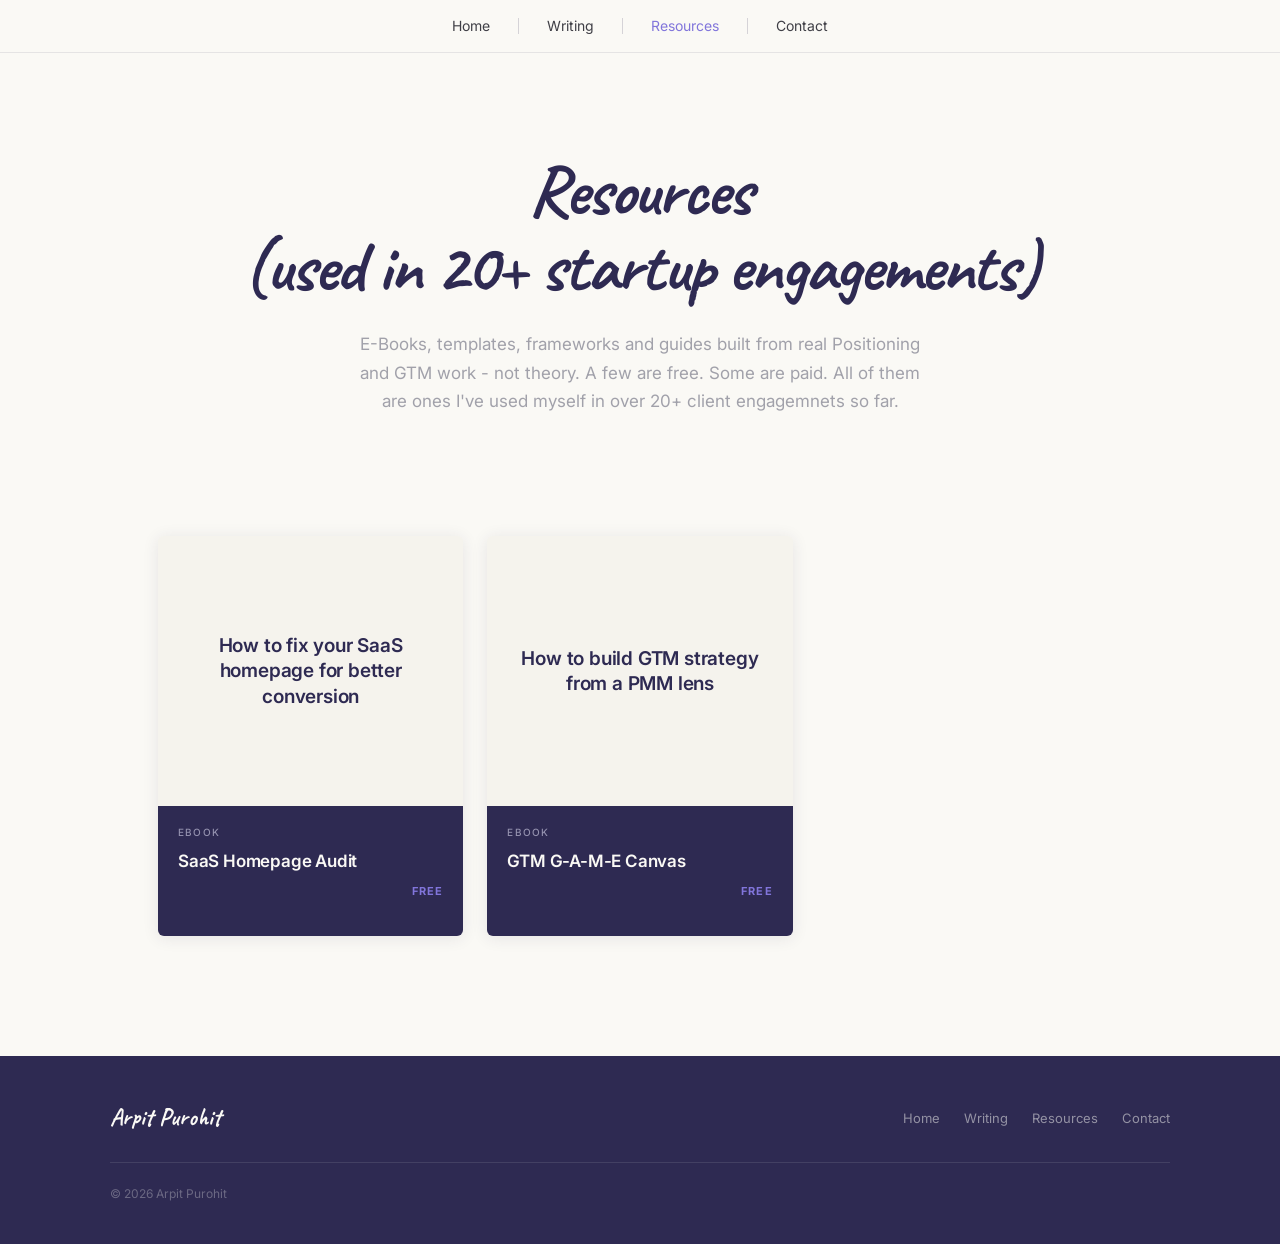
<file: resources.html>
<!DOCTYPE html>
<html lang="en">
<head>
  <meta charset="UTF-8"/>
  <meta name="viewport" content="width=device-width, initial-scale=1.0"/>
  <title>Resources — Arpit Purohit</title>
  <link rel="preconnect" href="https://fonts.googleapis.com">
  <link rel="preconnect" href="https://fonts.gstatic.com" crossorigin>
  <link href="https://fonts.googleapis.com/css2?family=Fraunces:ital,opsz,wght@0,9..144,300;0,9..144,400;0,9..144,500;0,9..144,600;1,9..144,400;1,9..144,500&family=Inter:wght@300;400;500;600&display=swap" rel="stylesheet">
  <style>
    @font-face {
      font-family: 'Caveat';
      src: url('[data-uri]') format('truetype');
      font-weight: 700;
      font-style: normal;
    }

    *, *::before, *::after { margin: 0; padding: 0; box-sizing: border-box; }

    :root {
      --deep-violet:  #2E2A52;
      --dusty-violet: #8175DB;
      --lilac-mist:   #E8E5F9;
      --cream:        #FAF9F5;
      --stone:        #3F3F46;
      --mist-gray:    #A1A1AA;
      --ff-caveat:    'Caveat', cursive;
      --ff-display:   'Fraunces', serif;
      --ff-body:      'Inter', sans-serif;
      --max-w:        1060px;
      --pad:          clamp(20px, 5vw, 48px);
    }

    html { scroll-behavior: smooth; }

    body {
      background: var(--cream);
      color: var(--stone);
      font-family: var(--ff-body);
      font-size: 16px;
      line-height: 1.75;
      -webkit-font-smoothing: antialiased;
      min-height: 100vh;
    }

    /* ── NAV ── */
    .site-nav {
      position: sticky;
      top: 0;
      z-index: 100;
      background: var(--cream);
      border-bottom: 1px solid rgba(46,42,82,0.1);
    }
    .nav-inner {
      max-width: var(--max-w);
      margin: 0 auto;
      padding: 0 var(--pad);
      height: 52px;
      display: flex;
      align-items: center;
      justify-content: center;
    }
    .nav-links {
      display: flex;
      list-style: none;
      align-items: center;
    }
    .nav-divider {
      width: 1px;
      height: 16px;
      background: rgba(46,42,82,0.18);
      flex-shrink: 0;
    }
    .nav-links li a {
      display: block;
      font-family: var(--ff-body);
      font-size: 14px;
      font-weight: 400;
      color: var(--stone);
      text-decoration: none;
      padding: 0 28px;
      height: 52px;
      line-height: 52px;
      transition: color 0.2s;
    }
    .nav-links li a:hover,
    .nav-links li a.active { color: var(--dusty-violet); }

    /* ── PAGE WRAP ── */
    .page-wrap { }

    /* ── HERO ── */
    .hero {
      max-width: var(--max-w);
      margin: 0 auto;
      padding: clamp(56px, 9vw, 100px) var(--pad) clamp(40px, 6vw, 64px);
      text-align: center;
    }
    .hero-eyebrow {
      display: inline-flex;
      align-items: center;
      gap: 10px;
      font-size: 11px;
      font-weight: 500;
      text-transform: uppercase;
      letter-spacing: 2px;
      color: var(--dusty-violet);
      margin-bottom: 20px;
    }
    .hero-eyebrow::before,
    .hero-eyebrow::after {
      content: '';
      width: 28px;
      height: 1.5px;
      background: var(--dusty-violet);
    }
    .hero-title {
      font-family: var(--ff-caveat);
      font-size: clamp(48px, 7vw, 72px);
      font-weight: 700;
      color: var(--deep-violet);
      letter-spacing: -2px;
      line-height: 1.06;
      margin-bottom: 24px;
    }
    .hero-sub {
      max-width: 560px;
      margin: 0 auto;
      font-size: clamp(15px, 1.6vw, 17px);
      color: var(--mist-gray);
      line-height: 1.7;
    }

    /* ── CARDS GRID ── */
    .resources-section {
      max-width: var(--max-w);
      margin: 0 auto;
      padding: clamp(32px, 5vw, 56px) var(--pad) clamp(72px, 10vw, 120px);
    }
    .cards-grid {
      display: grid;
      grid-template-columns: repeat(3, 1fr);
      gap: 24px;
    }

    /* ── RESOURCE CARD ──
       Card has fixed height. cream top fills entire card (static).
       Dark panel is anchored to the bottom and GROWS TALLER on hover —
       its bottom edge stays put, top edge rises, overlapping the cream.
       overflow:hidden inside the panel hides expand content at rest. ── */
    .resource-card {
      position: relative;
      border-radius: 6px;
      overflow: hidden;
      cursor: pointer;
      text-decoration: none;
      display: block;
      height: 400px;
      background: #F5F3ED;
      box-shadow: 0 2px 16px rgba(46,42,82,0.10);
      transition: box-shadow .3s ease;
    }
    .resource-card:hover {
      box-shadow: 0 8px 32px rgba(46,42,82,0.18);
    }

    /* ── TOP: cream layer — fills entire card, never moves.
       Bottom padding pushes the text to center within the VISIBLE
       cream area (above the 130px dark panel at rest). ── */
    .card-top {
      position: absolute;
      inset: 0;
      background: #F5F3ED;
      display: flex;
      align-items: center;
      justify-content: center;
      padding: 28px 26px 158px;
      text-align: center;
    }
    .card-hook {
      font-family: var(--ff-body);   /* Inter */
      font-size: clamp(16px, 1.6vw, 19px);
      font-weight: 600;
      color: var(--deep-violet);
      line-height: 1.35;
      letter-spacing: -0.2px;
    }

    /* ── BOTTOM: dark panel — pinned to bottom edge.
       Its HEIGHT animates from 130px → 320px on hover.
       Because it's anchored at bottom:0, the top edge rises while
       the bottom stays glued to the card bottom. Just like the video. ── */
    .card-bottom {
      position: absolute;
      bottom: 0;
      left: 0;
      right: 0;
      height: 130px;
      background: var(--deep-violet);
      padding: 18px 20px 22px;
      overflow: hidden;
      display: flex;
      flex-direction: column;
      gap: 8px;
      transition: height .42s cubic-bezier(0.25, 0.46, 0.45, 0.94);
    }
    .resource-card:hover .card-bottom {
      height: 320px;
    }

    .card-tag {
      font-size: 10px;
      font-weight: 500;
      letter-spacing: 1.2px;
      text-transform: uppercase;
      color: rgba(232,229,249,0.55);
    }
    .card-dark-title {
      font-family: var(--ff-body);   /* Inter */
      font-size: clamp(15px, 1.6vw, 17px);
      font-weight: 600;
      color: var(--cream);
      line-height: 1.3;
      letter-spacing: -0.2px;
    }
    .card-meta {
      display: flex;
      align-items: center;
      justify-content: flex-end;
      margin-top: 2px;
    }
    .card-price {
      font-size: 11px;
      font-weight: 700;
      letter-spacing: 1.1px;
      text-transform: uppercase;
      color: var(--dusty-violet);
    }
    .card-divider {
      height: 1px;
      background: rgba(232,229,249,0.15);
      margin: 10px -20px 0;
    }

    /* ── EXPAND: lives below the info strip in DOM order.
       Naturally hidden at rest because card-bottom height (130px) clips it.
       Becomes visible as the panel grows taller on hover.
       Opacity fade just smooths the reveal. ── */
    .card-expand {
      opacity: 0;
      transition: opacity .28s ease .14s;
    }
    .resource-card:hover .card-expand {
      opacity: 1;
    }
    .card-desc {
      font-size: 13px;
      color: rgba(232,229,249,0.65);
      line-height: 1.65;
      padding-top: 14px;
      padding-bottom: 16px;
    }

    /* CTA button */
    .card-cta {
      display: inline-flex;
      align-items: center;
      gap: 10px;
      font-size: 13px;
      font-weight: 500;
      color: var(--cream);
      text-decoration: none;
      border: 1.5px solid rgba(232,229,249,0.35);
      border-radius: 40px;
      padding: 9px 18px 9px 20px;
      width: fit-content;
      transition: border-color .2s, background .2s;
    }
    .card-cta:hover {
      border-color: var(--dusty-violet);
      background: rgba(129,117,219,0.12);
    }
    .cta-arrow {
      width: 28px;
      height: 28px;
      border-radius: 50%;
      background: var(--dusty-violet);
      display: flex;
      align-items: center;
      justify-content: center;
      flex-shrink: 0;
      transition: background .2s;
    }
    .card-cta:hover .cta-arrow {
      background: #9b8fe8;
    }

    /* ── FOOTER ── */
    .site-footer {
      background: var(--deep-violet);
      padding: 40px var(--pad);
    }
    .footer-inner {
      max-width: var(--max-w);
      margin: 0 auto;
      display: flex;
      align-items: center;
      justify-content: space-between;
      flex-wrap: wrap;
      gap: 16px;
    }
    .footer-name {
      font-family: var(--ff-caveat);
      font-size: 24px;
      font-weight: 700;
      color: var(--cream);
      text-decoration: none;
    }
    .footer-links {
      display: flex;
      gap: 24px;
      list-style: none;
    }
    .footer-links a {
      font-size: 13px;
      color: rgba(250,249,245,0.5);
      text-decoration: none;
      transition: color 0.2s;
    }
    .footer-links a:hover { color: var(--cream); }
    .footer-copy {
      width: 100%;
      padding-top: 20px;
      margin-top: 8px;
      border-top: 1px solid rgba(250,249,245,0.1);
      font-size: 12px;
      color: rgba(250,249,245,0.3);
    }

    /* ── ANIMATIONS ── */
    @keyframes fadeUp {
      from { opacity: 0; transform: translateY(22px); }
      to   { opacity: 1; transform: translateY(0); }
    }
    .fu { animation: fadeUp .65s ease both; }
    .fu-1 { animation-delay: .08s; }
    .fu-2 { animation-delay: .18s; }
    .fu-3 { animation-delay: .30s; }
    .fu-4 { animation-delay: .42s; }
    .fu-5 { animation-delay: .54s; }
    .fu-6 { animation-delay: .66s; }

    /* ── STATUS MESSAGES (loading / empty / error states) ── */
    .resources-status {
      text-align: center;
      color: var(--mist-gray);
      font-size: 14px;
      padding: 48px 20px;
    }
    .resources-status p { margin: 0; }

    /* ── RESPONSIVE ── */
    @media (max-width: 768px) {
      .cards-grid { grid-template-columns: 1fr 1fr; gap: 16px; }
    }
    @media (max-width: 480px) {
      .cards-grid { grid-template-columns: 1fr; max-width: 320px; margin: 0 auto; }
    }
  </style>
</head>
<body>

<!-- ── NAV ── -->
<nav class="site-nav">
  <div class="nav-inner">
    <ul class="nav-links" id="navLinks">
      <li><a href="index.html">Home</a></li>
      <span class="nav-divider" aria-hidden="true"></span>
      <li><a href="writing.html">Writing</a></li>
      <span class="nav-divider" aria-hidden="true"></span>
      <li><a href="resources.html" class="active">Resources</a></li>
      <span class="nav-divider" aria-hidden="true"></span>
      <li><a href="contact.html">Contact</a></li>
    </ul>
  </div>
</nav>

<div class="page-wrap">

  <!-- ── HERO ── -->
  <section class="hero">
    <h1 class="hero-title fu fu-2">Resources <br> (used in 20+ startup engagements)</h1>
    <p class="hero-sub fu fu-3">E-Books, templates, frameworks and guides built from real Positioning and GTM work - not theory. A few are free. Some are paid. All of them are ones I've used myself in over 20+ client engagemnets so far.</p>
  </section>

  <!-- ── CARDS ──
       Rendered dynamically from resources.json (managed via admin.html).
       The container starts empty; states below cover loading / empty / error. ── -->
  <section class="resources-section">

    <!-- Loading state (shown until JSON resolves) -->
    <div id="resourcesLoading" class="resources-status">Loading resources…</div>

    <!-- Empty state (shown if resources.json is missing or has no entries) -->
    <div id="resourcesEmpty" class="resources-status" style="display:none;">
      <p>No resources yet — check back soon.</p>
    </div>

    <!-- Error state (shown only if resources.json fails in an unexpected way) -->
    <div id="resourcesError" class="resources-status" style="display:none;">
      <p>Couldn't load resources. Please refresh the page.</p>
    </div>

    <div class="cards-grid" id="cardsGrid"></div>
  </section>

</div><!-- /page-wrap -->

<!-- FOOTER -->
<footer class="site-footer">
  <div class="footer-inner">
    <a href="index.html" class="footer-name">Arpit Purohit</a>
    <ul class="footer-links">
      <li><a href="index.html">Home</a></li>
      <li><a href="writing.html">Writing</a></li>
      <li><a href="resources.html">Resources</a></li>
      <li><a href="contact.html">Contact</a></li>
    </ul>
    <div class="footer-copy">© 2026 Arpit Purohit </div>
  </div>
</footer>

<script>
  /* ============================================
     RESOURCES PAGE — DYNAMIC LOADER
     ============================================
     Cards are rendered from resources.json (managed via admin.html).
     Schema per resource (from admin.html):
       { title, hook, description, tag, link, price (optional) }

     Routing logic per card:
       - If `link` is an external URL (starts with http/https) →
         the card opens that URL directly in a new tab (no lead capture).
       - If `link` is a local path (e.g. "pdfs/foo.pdf") →
         the card routes through resource.html?id=<slug-of-title> for the
         name+email gate, then serves the file.

     The resource "id" used in the URL is auto-derived from the title.
     ============================================ */

  /* Turn "Positioning Canvas Template" → "positioning-canvas-template" */
  function slugify(str) {
    return String(str || '')
      .toLowerCase()
      .replace(/[^a-z0-9]+/g, '-')
      .replace(/^-+|-+$/g, '');
  }

  /* Treat http(s):// links as external — they skip the lead-capture page. */
  function isExternalLink(link) {
    return /^https?:\/\//i.test(String(link || ''));
  }

  /* Minimal HTML-escape so titles/hooks with quotes or < > render safely. */
  function esc(str) {
    return String(str == null ? '' : str)
      .replace(/&/g, '&amp;')
      .replace(/</g, '&lt;')
      .replace(/>/g, '&gt;')
      .replace(/"/g, '&quot;')
      .replace(/'/g, '&#39;');
  }

  function showStatus(which) {
    ['resourcesLoading','resourcesEmpty','resourcesError'].forEach(id => {
      document.getElementById(id).style.display = (id === which) ? 'block' : 'none';
    });
  }
  function hideAllStatus() {
    ['resourcesLoading','resourcesEmpty','resourcesError'].forEach(id => {
      document.getElementById(id).style.display = 'none';
    });
  }

  async function loadResources() {
    showStatus('resourcesLoading');
    try {
      const res = await fetch('resources.json', { cache: 'no-cache' });

      /* 404 → admin hasn't published anything yet. That's not an error,
         it's just "no resources yet". */
      if (res.status === 404) {
        showStatus('resourcesEmpty');
        return;
      }
      if (!res.ok) {
        showStatus('resourcesError');
        return;
      }

      const data = await res.json();
      if (!Array.isArray(data) || data.length === 0) {
        showStatus('resourcesEmpty');
        return;
      }

      hideAllStatus();
      renderCards(data);
    } catch (err) {
      console.error('Failed to load resources.json:', err);
      showStatus('resourcesError');
    }
  }

  function renderCards(resources) {
    const grid = document.getElementById('cardsGrid');
    const delays = ['fu-4','fu-5','fu-6','fu-7','fu-8','fu-9'];

    grid.innerHTML = resources.map((r, i) => {
      const tagLabel   = esc(r.tag || 'Resource');
      const hookText   = esc(r.hook || r.title || '');
      const titleText  = esc(r.title || '');
      const descText   = esc(r.description || '');
      const priceHTML  = r.price ? `<span class="card-price">${esc(r.price)}</span>` : '';
      const delayClass = delays[i] || '';

      /* Decide where the card points:
         - External URL → open directly, new tab.
         - Local path (PDF in this repo) → route through lead-capture page. */
      let href, target = '';
      if (r.link && isExternalLink(r.link)) {
        href   = r.link;
        target = 'target="_blank" rel="noopener"';
      } else if (r.title) {
        /* Internal flow — use slugified title as the URL id. */
        href = `resource.html?id=${encodeURIComponent(slugify(r.title))}`;
      } else {
        href = '#';
      }

      return `
        <a href="${href}" ${target} class="resource-card fu ${delayClass}">
          <div class="card-top">
            <div class="card-hook">${hookText}</div>
          </div>
          <div class="card-bottom">
            <div class="card-tag">${tagLabel}</div>
            <div class="card-dark-title">${titleText}</div>
            <div class="card-meta">${priceHTML}</div>
            <div class="card-divider"></div>
            <div class="card-expand">
              <p class="card-desc">${descText}</p>
              <span class="card-cta">
                Learn More
                <span class="cta-arrow"><svg width="12" height="12" viewBox="0 0 12 12" fill="none"><path d="M2 10L10 2M10 2H4M10 2V8" stroke="white" stroke-width="1.6" stroke-linecap="round" stroke-linejoin="round"/></svg></span>
              </span>
            </div>
          </div>
        </a>`;
    }).join('');
  }

  loadResources();
</script>
</body>
</html>
</file>
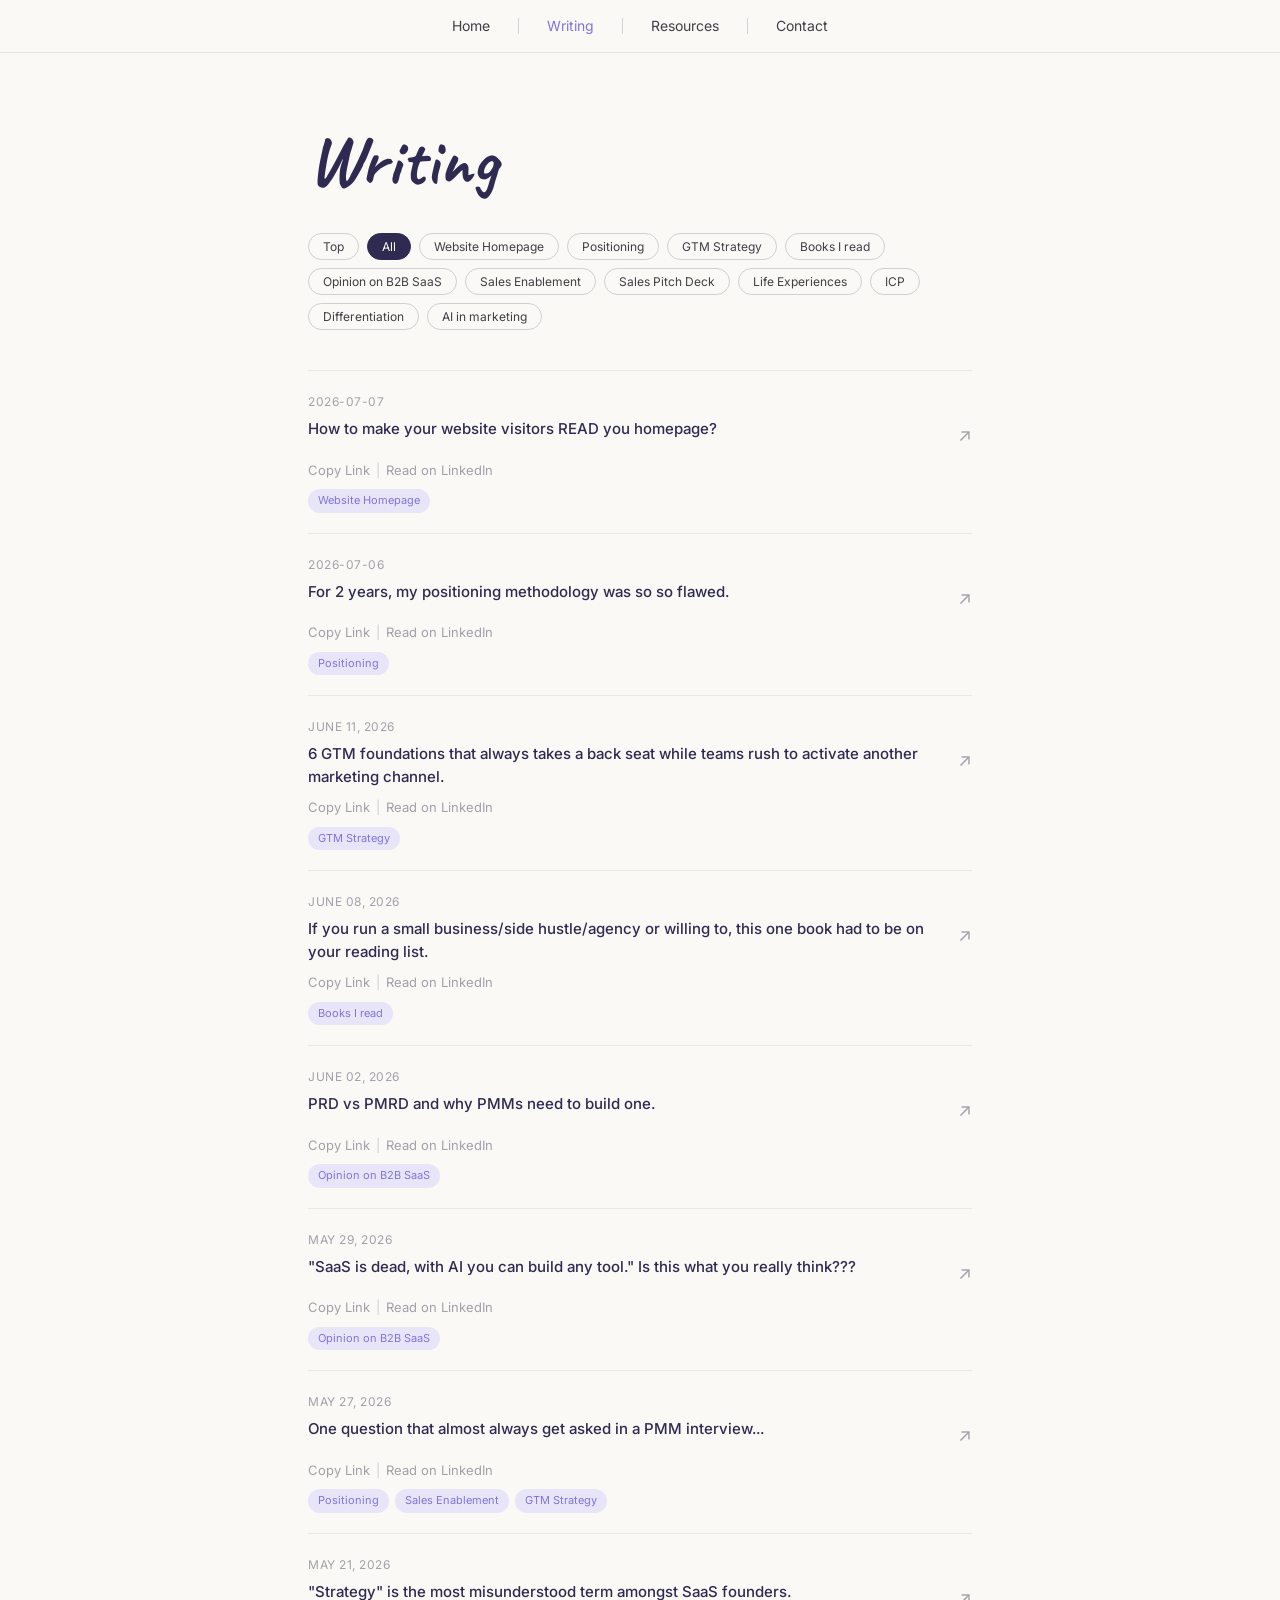
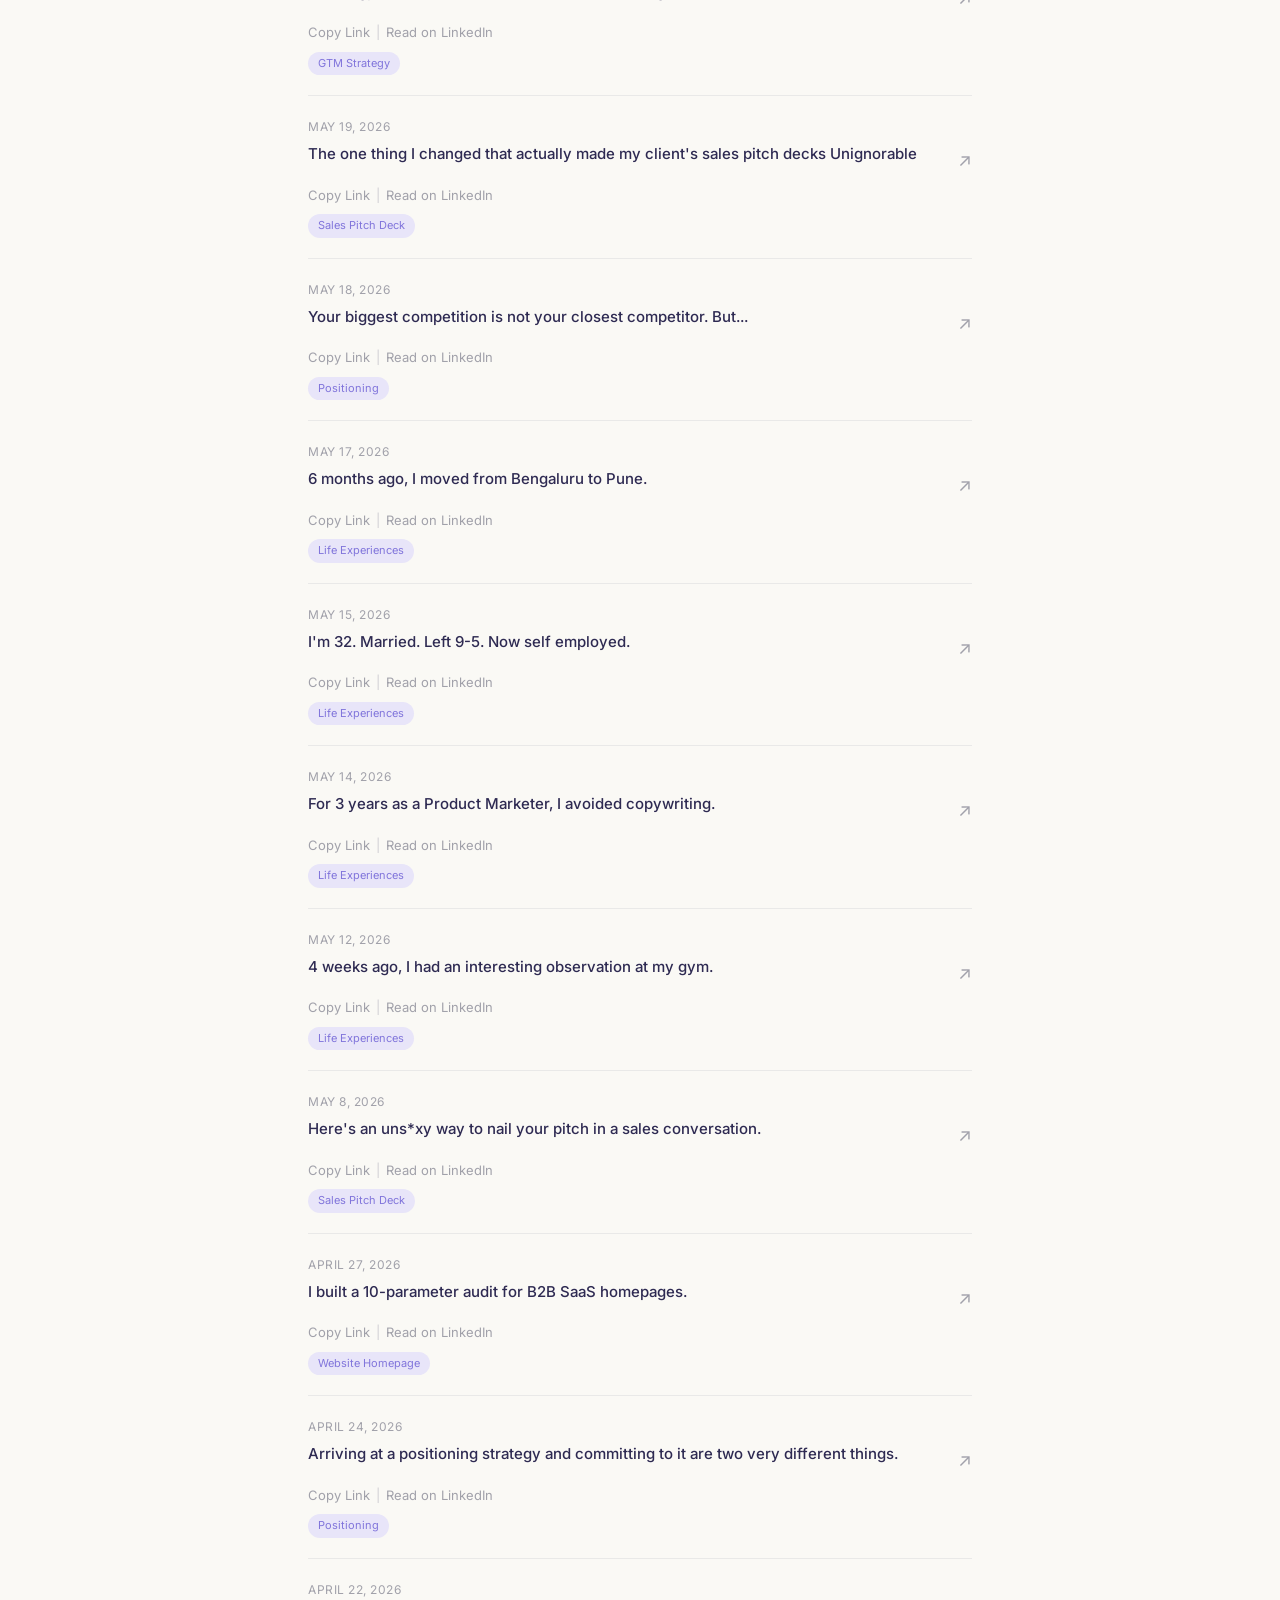
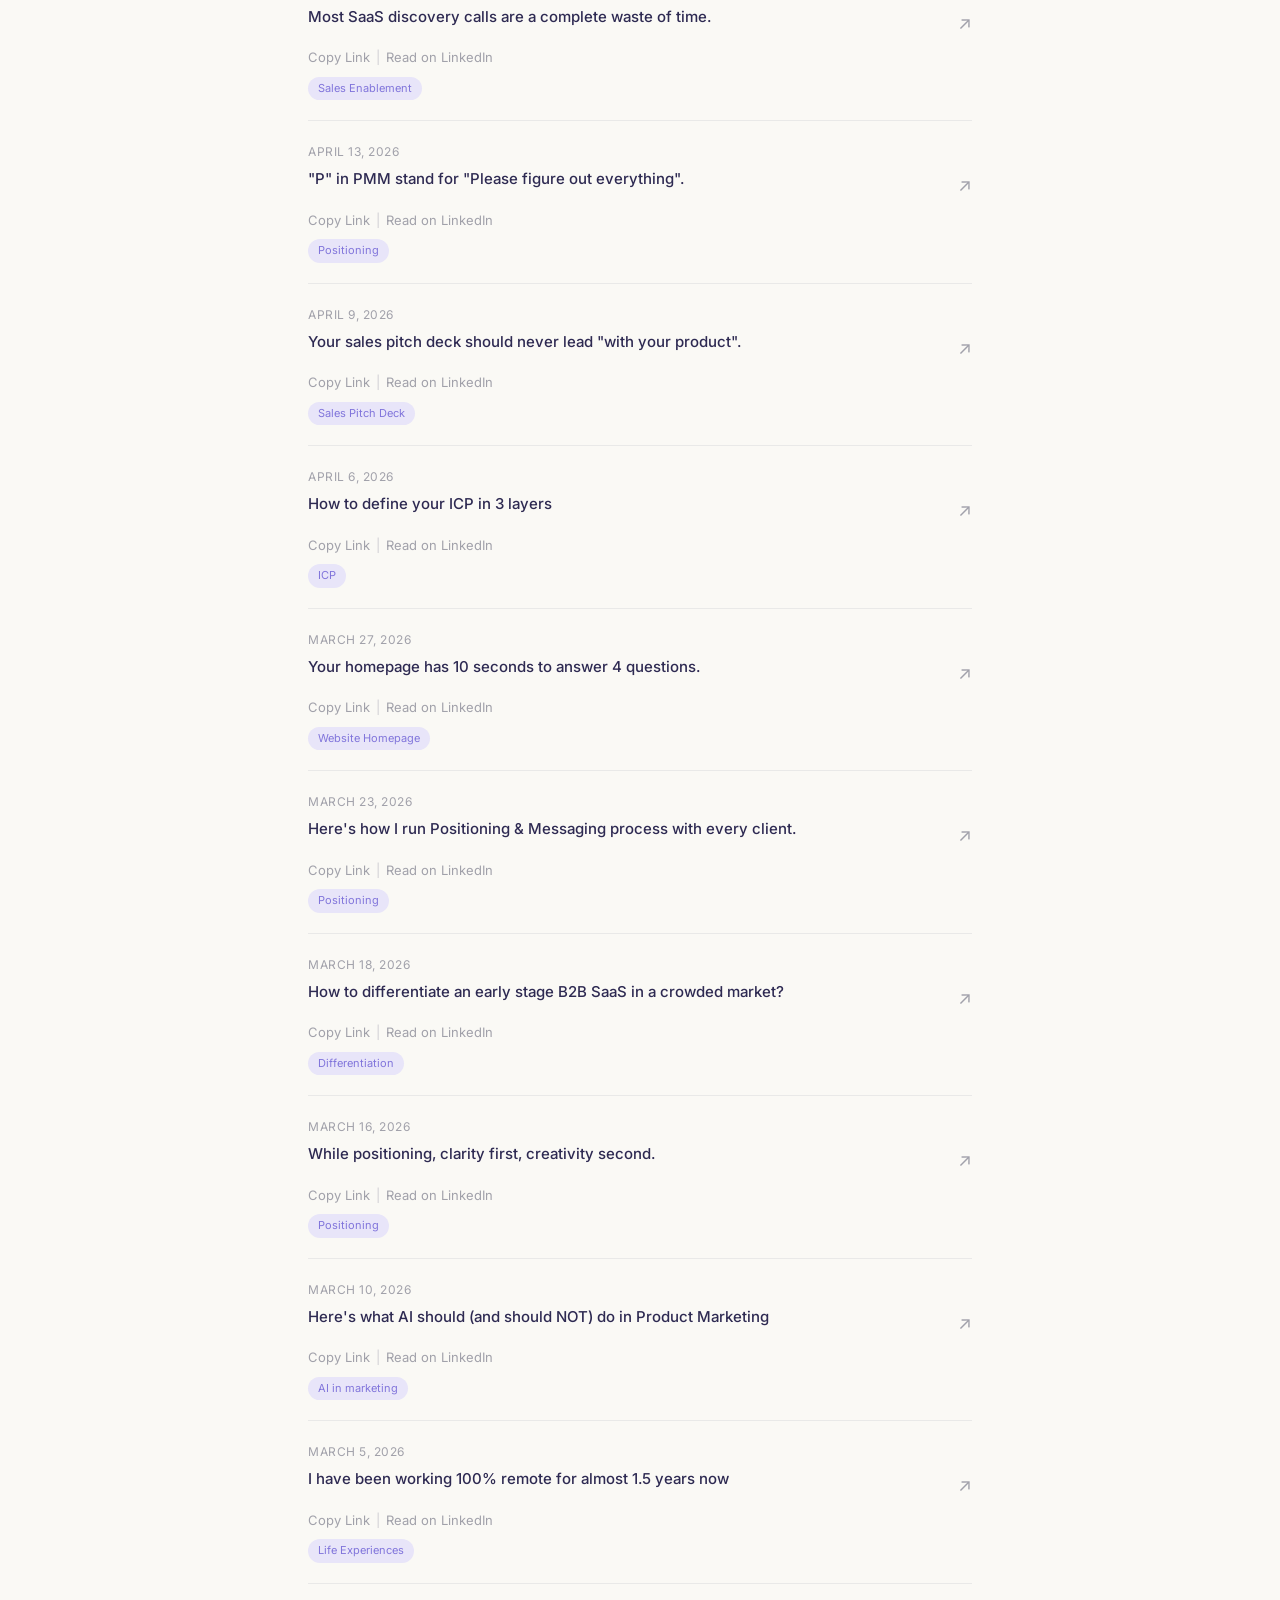
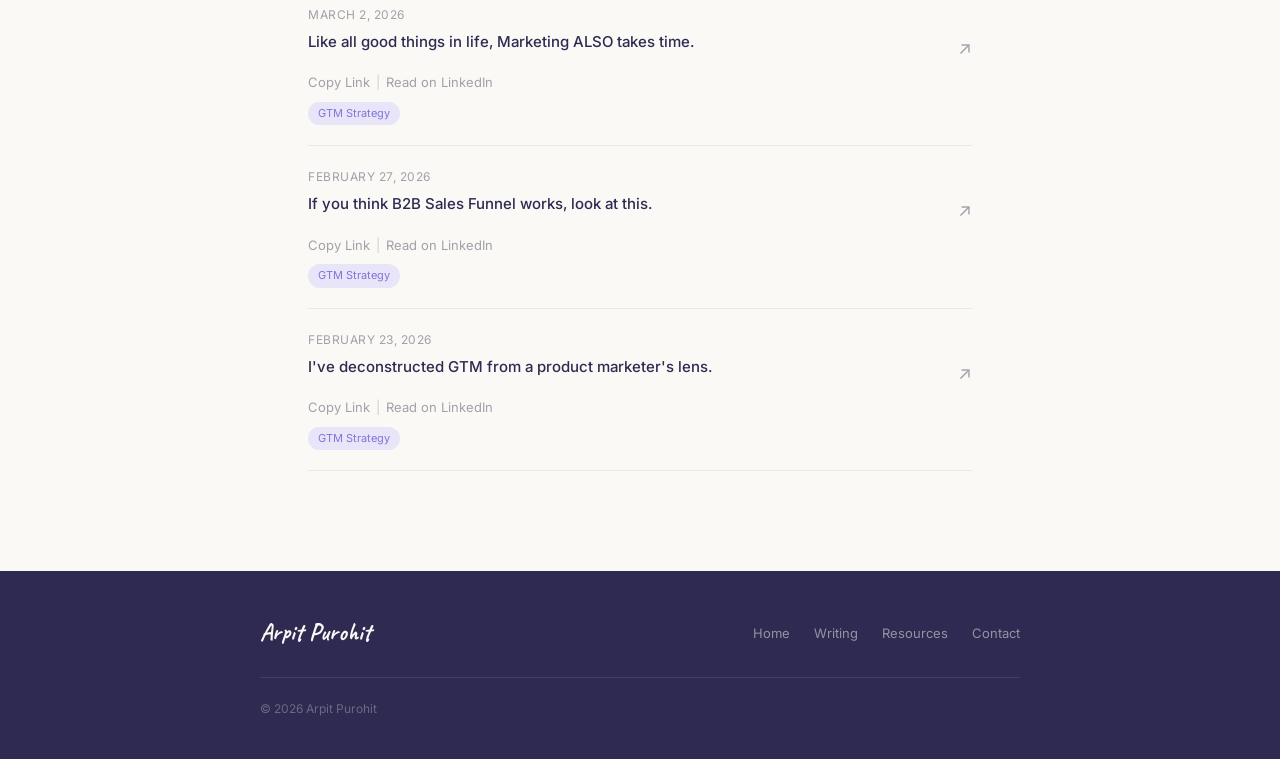
<file: writing.html>
<!DOCTYPE html>
<html lang="en">
<head>
  <meta charset="UTF-8"/>
  <meta name="viewport" content="width=device-width, initial-scale=1.0"/>
  <title>Writing — Arpit Purohit</title>
  <link rel="preconnect" href="https://fonts.googleapis.com">
  <link rel="preconnect" href="https://fonts.gstatic.com" crossorigin>
  <link href="https://fonts.googleapis.com/css2?family=Inter:wght@400;500;600&display=swap" rel="stylesheet">
  <style>
    @font-face {
      font-family: 'Caveat';
      src: url('[data-uri]') format('truetype');
      font-weight: 700;
      font-style: normal;
    }

    *, *::before, *::after { margin: 0; padding: 0; box-sizing: border-box; }

    :root {
      --deep-violet:  #2E2A52;
      --dusty-violet: #8175DB;
      --lilac-mist:   #E8E5F9;
      --cream:        #FAF9F5;
      --stone:        #3F3F46;
      --mist-gray:    #A1A1AA;
      --ff-caveat:    'Caveat', cursive;
      --ff-body:      'Inter', sans-serif;
      --max-w:        760px;
      --pad:          clamp(20px, 5vw, 48px);
    }

    html { scroll-behavior: smooth; }
    body {
      background: var(--cream);
      color: var(--stone);
      font-family: var(--ff-body);
      font-size: 16px;
      line-height: 1.75;
      -webkit-font-smoothing: antialiased;
    }

    .site-nav {
      position: sticky; top: 0; z-index: 100;
      background: var(--cream);
      border-bottom: 1px solid rgba(46,42,82,0.1);
    }
    .nav-inner {
      max-width: var(--max-w); margin: 0 auto;
      padding: 0 var(--pad); height: 52px;
      display: flex; align-items: center; justify-content: center;
    }
    .nav-links { display: flex; list-style: none; align-items: center; }
    .nav-divider { width: 1px; height: 16px; background: rgba(46,42,82,0.18); flex-shrink: 0; }
    .nav-links li a {
      display: block; font-family: var(--ff-body); font-size: 14px;
      font-weight: 400; color: var(--stone); text-decoration: none;
      padding: 0 28px; height: 52px; line-height: 52px; transition: color 0.2s;
    }
    .nav-links li a:hover,
    .nav-links li a.active { color: var(--dusty-violet); }

    .page-header {
      max-width: var(--max-w); margin: 0 auto;
      padding: clamp(48px,7vw,72px) var(--pad) clamp(24px,4vw,36px);
    }
    .page-title {
      font-family: var(--ff-caveat); font-size: clamp(48px,7vw,72px);
      font-weight: 700; color: var(--deep-violet); line-height: 1;
    }

    .filter-wrap {
      max-width: var(--max-w); margin: 0 auto;
      padding: 0 var(--pad) clamp(24px,4vw,40px);
      display: flex; flex-wrap: wrap; gap: 8px;
    }
    .tag-btn {
      font-family: var(--ff-body); font-size: 12px; font-weight: 400;
      color: var(--stone); background: transparent;
      border: 1px solid rgba(46,42,82,0.2); border-radius: 100px;
      padding: 5px 14px; cursor: pointer; transition: all 0.2s;
    }
    .tag-btn:hover { border-color: var(--dusty-violet); color: var(--dusty-violet); }
    .tag-btn.active { background: var(--deep-violet); border-color: var(--deep-violet); color: var(--cream); }
    .tag-btn.top-btn.active { background: var(--dusty-violet); border-color: var(--dusty-violet); color: var(--cream); }

    .posts-wrap {
      max-width: var(--max-w); margin: 0 auto;
      padding: 0 var(--pad) clamp(64px,10vw,100px);
    }
    .state-msg { font-size: 14px; color: var(--mist-gray); padding: 40px 0; }

    .post-row { padding: 20px 0; border-bottom: 1px solid rgba(46,42,82,0.08); }
    .post-row:first-child { border-top: 1px solid rgba(46,42,82,0.08); }
    .post-date { font-size: 12px; color: var(--mist-gray); margin-bottom: 6px; text-transform: uppercase; letter-spacing: 0.5px; }
    .post-title-link {
      display: flex; align-items: flex-start;
      justify-content: space-between; gap: 16px;
      text-decoration: none; margin-bottom: 8px;
    }
    .post-title-text {
      font-family: var(--ff-body); font-size: 15px; font-weight: 500;
      color: var(--deep-violet); line-height: 1.5; transition: color 0.2s;
    }
    .post-title-link:hover .post-title-text { color: var(--dusty-violet); }
    .post-arrow {
      color: var(--mist-gray); font-size: 18px; flex-shrink: 0;
      margin-top: 1px; transition: transform 0.2s, color 0.2s;
    }
    .post-title-link:hover .post-arrow { transform: translate(3px,-3px); color: var(--dusty-violet); }
    .post-actions {
      display: flex; align-items: center; gap: 6px; font-size: 13px; color: var(--mist-gray);
    }
    .post-actions a, .post-actions button {
      font-family: var(--ff-body); font-size: 13px; color: var(--mist-gray);
      text-decoration: none; background: none; border: none;
      cursor: pointer; padding: 0; transition: color 0.2s;
    }
    .post-actions a:hover, .post-actions button:hover { color: var(--dusty-violet); }
    .post-actions .pipe { color: rgba(46,42,82,0.2); }
    .copy-confirm { font-size: 11px; color: var(--dusty-violet); display: none; }
    .post-tags { display: flex; flex-wrap: wrap; gap: 6px; margin-top: 8px; }
    .post-tag-pill {
      font-size: 11px; color: var(--dusty-violet);
      background: var(--lilac-mist); border-radius: 100px; padding: 2px 10px;
    }

    .site-footer { background: var(--deep-violet); padding: 40px var(--pad); }
    .footer-inner {
      max-width: var(--max-w); margin: 0 auto;
      display: flex; align-items: center;
      justify-content: space-between; flex-wrap: wrap; gap: 16px;
    }
    .footer-name {
      font-family: var(--ff-caveat); font-size: 24px;
      font-weight: 700; color: var(--cream); text-decoration: none;
    }
    .footer-links { display: flex; gap: 24px; list-style: none; }
    .footer-links a { font-size: 13px; color: rgba(250,249,245,0.5); text-decoration: none; transition: color 0.2s; }
    .footer-links a:hover { color: var(--cream); }
    .footer-copy {
      width: 100%; padding-top: 20px; margin-top: 8px;
      border-top: 1px solid rgba(250,249,245,0.1);
      font-size: 12px; color: rgba(250,249,245,0.3);
    }
  </style>
</head>
<body>

<nav class="site-nav">
  <div class="nav-inner">
    <ul class="nav-links" id="navLinks">
      <li><a href="index.html">Home</a></li>
      <span class="nav-divider" aria-hidden="true"></span>
      <li><a href="writing.html" class="active">Writing</a></li>
      <span class="nav-divider" aria-hidden="true"></span>
      <li><a href="resources.html">Resources</a></li>
      <span class="nav-divider" aria-hidden="true"></span>
      <li><a href="contact.html">Contact</a></li>
    </ul>
  </div>
</nav>

<div class="page-header">
  <h1 class="page-title">Writing</h1>
</div>

<div class="filter-wrap" id="filterWrap">
  <button class="tag-btn top-btn" data-tag="Top">Top</button>
  <button class="tag-btn active" data-tag="All">All</button>
</div>

<div class="posts-wrap">
  <p class="state-msg" id="stateMsg">Loading posts...</p>
  <div id="postsList"></div>
</div>

<footer class="site-footer">
  <div class="footer-inner">
    <a href="index.html" class="footer-name">Arpit Purohit</a>
    <ul class="footer-links">
      <li><a href="index.html">Home</a></li>
      <li><a href="writing.html">Writing</a></li>
      <li><a href="resources.html">Resources</a></li>
      <li><a href="contact.html">Contact</a></li>
    </ul>
    <div class="footer-copy">© 2026 Arpit Purohit</div>
  </div>
</footer>

<script>
const POSTS_URL = 'posts.json';
let allPosts = [];
let activeTags = new Set(['All']);

async function fetchPosts() {
  try {
    const res  = await fetch(POSTS_URL);
    const data = await res.json();
    // Sort by date descending (latest first)
    data.sort((a, b) => new Date(b.Date) - new Date(a.Date));
    allPosts = data;
    buildTagFilters(data);
    renderPosts(data);
    document.getElementById('stateMsg').style.display = 'none';
  } catch(e) {
    document.getElementById('stateMsg').textContent = 'Could not load posts. Please try again later.';
  }
}

function buildTagFilters(posts) {
  const tagSet = new Set();
  posts.forEach(p => {
    if (p.Tags) p.Tags.split(',').forEach(t => tagSet.add(t.trim()));
  });
  const wrap = document.getElementById('filterWrap');
  tagSet.forEach(tag => {
    if (!document.querySelector(`[data-tag="${tag}"]`)) {
      const btn = document.createElement('button');
      btn.className = 'tag-btn';
      btn.dataset.tag = tag;
      btn.textContent = tag;
      wrap.appendChild(btn);
    }
  });
  // Sync active state AFTER all buttons are created
  wrap.querySelectorAll('.tag-btn').forEach(btn => {
    btn.classList.toggle('active', activeTags.has(btn.dataset.tag));
    btn.addEventListener('click', () => toggleTag(btn.dataset.tag));
  });
}

function toggleTag(tag) {
  if (tag === 'All') {
    activeTags.clear(); activeTags.add('All');
  } else if (tag === 'Top') {
    if (activeTags.has('Top') && activeTags.size === 1) {
      activeTags.clear(); activeTags.add('All');
    } else {
      activeTags.clear(); activeTags.add('Top');
    }
  } else {
    activeTags.delete('All'); activeTags.delete('Top');
    if (activeTags.has(tag)) {
      activeTags.delete(tag);
      if (activeTags.size === 0) activeTags.add('All');
    } else {
      activeTags.add(tag);
    }
  }
  document.querySelectorAll('.tag-btn').forEach(btn => {
    btn.classList.toggle('active', activeTags.has(btn.dataset.tag));
  });
  saveTagsToURL();
  renderPosts(allPosts);
}

function saveTagsToURL() {
  const params = new URLSearchParams();
  const tags = [...activeTags].filter(t => t !== 'All');
  if (tags.length > 0) params.set('tags', tags.join(','));
  const newURL = window.location.pathname + (params.toString() ? '?' + params.toString() : '');
  history.replaceState(null, '', newURL);
}

function loadTagsFromURL() {
  const params = new URLSearchParams(window.location.search);
  const tags = params.get('tags');
  if (tags) {
    activeTags.clear();
    tags.split(',').forEach(t => activeTags.add(t.trim()));
  }
}

function renderPosts(posts) {
  let filtered = posts;
  if (activeTags.has('Top')) {
    filtered = posts.filter(p => (p['Is it a "Top" post?'] || '').toLowerCase() === 'yes');
  } else if (!activeTags.has('All')) {
    filtered = posts.filter(p => {
      if (!p.Tags) return false;
      const postTags = p.Tags.split(',').map(t => t.trim());
      return [...activeTags].some(t => postTags.includes(t));
    });
  }
  const list = document.getElementById('postsList');
  if (filtered.length === 0) {
    list.innerHTML = '<p class="state-msg">No posts found for the selected filters.</p>';
    return;
  }
  list.innerHTML = filtered.map((p, i) => {
    const slug = slugify(p['Post Title'] || '');
    const tags = p.Tags ? p.Tags.split(',').map(t => t.trim()) : [];
    const tagPills = tags.map(t => `<span class="post-tag-pill">${t}</span>`).join('');
    return `
      <div class="post-row">
        <div class="post-date">${p.Date || ''}</div>
        <a class="post-title-link" href="post.html?id=${encodeURIComponent(slug)}">
          <span class="post-title-text">${p['Post Title'] || ''}</span>
          <span class="post-arrow">&#8599;</span>
        </a>
        <div class="post-actions">
          <button onclick="copyLink('${slug}')">Copy Link</button>
          <span class="pipe">|</span>
          <a href="${p['LinkedIn URL'] || '#'}" target="_blank" rel="noopener">Read on LinkedIn</a>
          <span class="copy-confirm" id="confirm-${slug}">Copied!</span>
        </div>
        ${tagPills ? `<div class="post-tags">${tagPills}</div>` : ''}
      </div>`;
  }).join('');
  sessionStorage.setItem('ap_posts', JSON.stringify(allPosts));
}

function slugify(title) {
  return title.toLowerCase().replace(/[^a-z0-9]+/g, '-').replace(/(^-|-$)/g, '');
}

function copyLink(slug) {
  const url = window.location.origin + '/post.html?id=' + encodeURIComponent(slug);
  navigator.clipboard.writeText(url).then(() => {
    const el = document.getElementById('confirm-' + slug);
    if (el) { el.style.display = 'inline'; setTimeout(() => el.style.display = 'none', 2000); }
  });
}

loadTagsFromURL();
fetchPosts();
</script>
</body>
</html>
</file>
